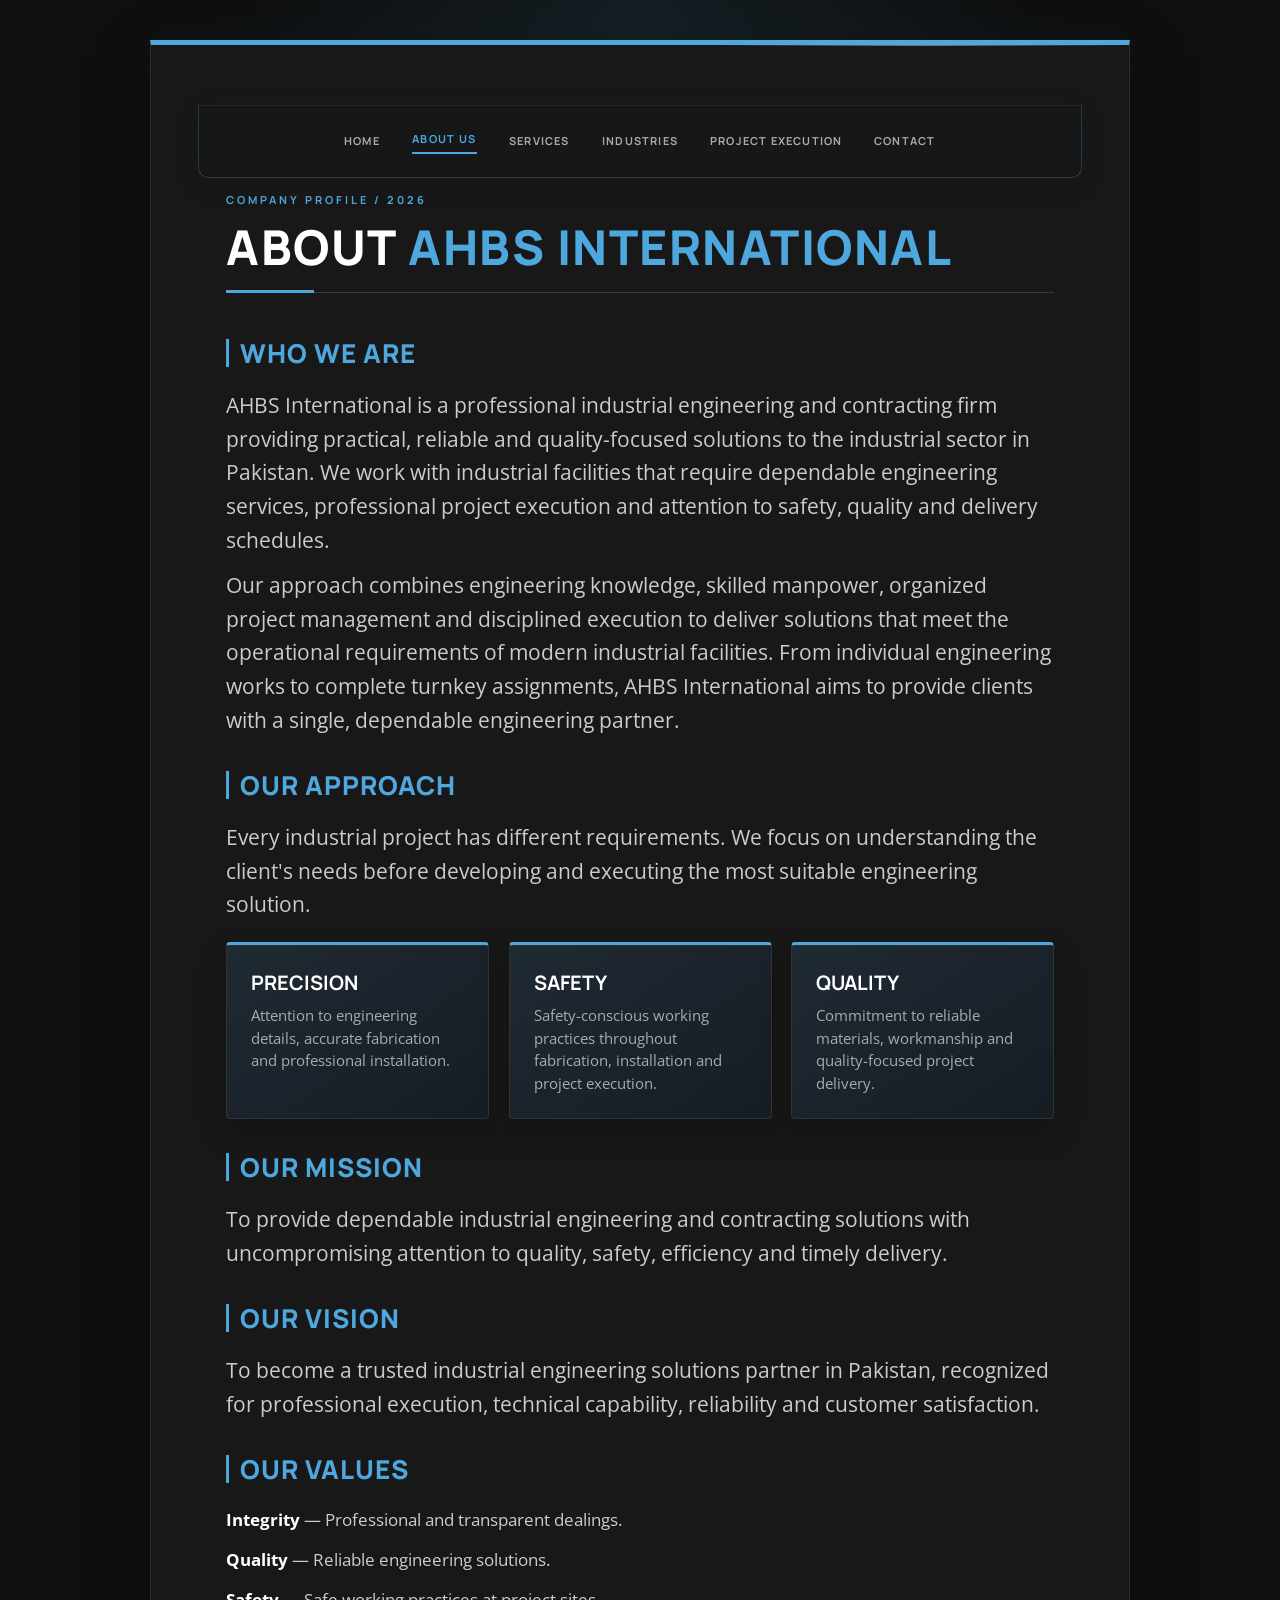
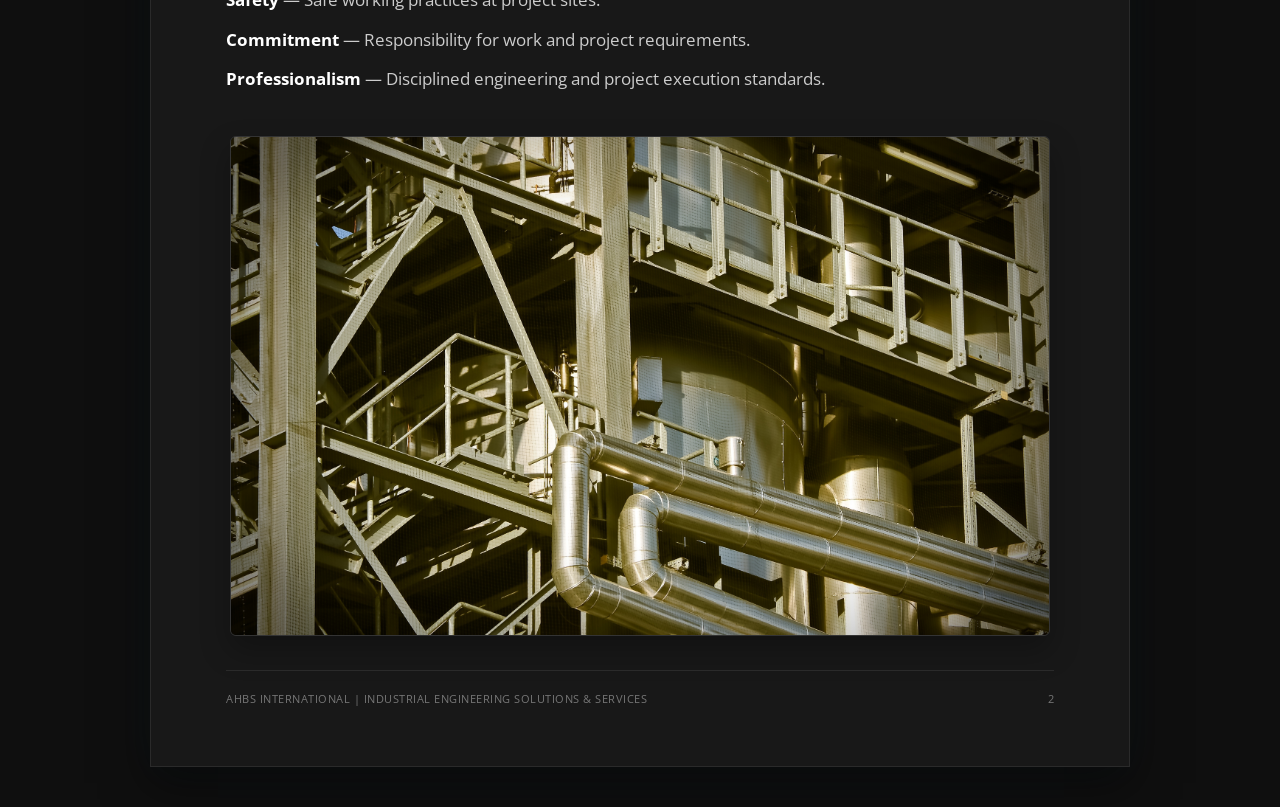
<file: page2.html>
<!DOCTYPE html>
<html lang="en">
<head>
    <meta charset="UTF-8">
    <meta name="viewport" content="width=device-width, initial-scale=1.0">
    <title>ABOUT AHBS INTERNATIONAL</title>
    <link rel="stylesheet" href="style.css">
    <!-- Google Fonts -->
    <link href="https://fonts.googleapis.com/css2?family=Manrope:wght@400;500;600;700;800&family=Montserrat:wght@400;600;700;800&family=Open+Sans:wght@400;600&display=swap" rel="stylesheet">
</head>
<body class="page-two">

    <div class="container">

        <nav class="page-navigation" aria-label="Main navigation">
            <a href="index.html">HOME</a>
            <a href="page2.html" aria-current="page">ABOUT US</a>
            <a href="page3.html">SERVICES</a>
            <a href="page5.html">INDUSTRIES</a>
            <a href="page6.html">PROJECT EXECUTION</a>
            <a href="page7.html">CONTACT</a>
        </nav>
        
        <!-- Main Page Title -->
        <header class="about-heading">
            <p class="title-kicker">COMPANY PROFILE / 2026</p>
            <h1 class="main-page-title">ABOUT <span>AHBS INTERNATIONAL</span></h1>
        </header>

        <!-- Who We Are -->
        <section class="content-block">
            <h2 class="sub-heading">WHO WE ARE</h2>
            <p class="text-paragraph">
                AHBS International is a professional industrial engineering and contracting firm providing practical, reliable and quality-focused solutions to the industrial sector in Pakistan. We work with industrial facilities that require dependable engineering services, professional project execution and attention to safety, quality and delivery schedules.
            </p>
            <p class="text-paragraph">
                Our approach combines engineering knowledge, skilled manpower, organized project management and disciplined execution to deliver solutions that meet the operational requirements of modern industrial facilities. From individual engineering works to complete turnkey assignments, AHBS International aims to provide clients with a single, dependable engineering partner.
            </p>
        </section>

        <!-- Our Approach -->
        <section class="content-block">
            <h2 class="sub-heading">OUR APPROACH</h2>
            <p class="text-paragraph">
                Every industrial project has different requirements. We focus on understanding the client's needs before developing and executing the most suitable engineering solution.
            </p>

            <!-- 3 Columns Box (Precision, Safety, Quality) -->
            <div class="features-grid">
                <div class="feature-card">
                    <h3>PRECISION</h3>
                    <p>Attention to engineering details, accurate fabrication and professional installation.</p>
                </div>
                <div class="feature-card">
                    <h3>SAFETY</h3>
                    <p>Safety-conscious working practices throughout fabrication, installation and project execution.</p>
                </div>
                <div class="feature-card">
                    <h3>QUALITY</h3>
                    <p>Commitment to reliable materials, workmanship and quality-focused project delivery.</p>
                </div>
            </div>
        </section>

        <!-- Our Mission -->
        <section class="content-block">
            <h2 class="sub-heading">OUR MISSION</h2>
            <p class="text-paragraph">
                To provide dependable industrial engineering and contracting solutions with uncompromising attention to quality, safety, efficiency and timely delivery.
            </p>
        </section>

        <!-- Our Vision -->
        <section class="content-block">
            <h2 class="sub-heading">OUR VISION</h2>
            <p class="text-paragraph">
                To become a trusted industrial engineering solutions partner in Pakistan, recognized for professional execution, technical capability, reliability and customer satisfaction.
            </p>
        </section>

        <!-- Our Values -->
        <section class="content-block">
            <h2 class="sub-heading">OUR VALUES</h2>
            <ul class="values-list">
                <li><strong>Integrity</strong> — Professional and transparent dealings.</li>
                <li><strong>Quality</strong> — Reliable engineering solutions.</li>
                <li><strong>Safety</strong> — Safe working practices at project sites.</li>
                <li><strong>Commitment</strong> — Responsibility for work and project requirements.</li>
                <li><strong>Professionalism</strong> — Disciplined engineering and project execution standards.</li>
            </ul>
        </section>

        <!-- Image Section -->
        <div class="image-container">
        <img src="factory.jpg" alt="Industrial Engineering Solutions" class="industrial-img" loading="lazy" decoding="async">
        </div>

        <!-- Footer -->
        <footer class="footer">
            <span>AHBS INTERNATIONAL | Industrial Engineering Solutions & Services</span>
            <span class="page-number">2</span>
        </footer>

    </div>

    <script>
        const pageNavigation = document.querySelector('.page-navigation');
        window.addEventListener('scroll', () => {
            pageNavigation.classList.toggle('is-scrolled', window.scrollY > 24);
        }, { passive: true });
    </script>
    <script src="app.js"></script>
</body>
</html>
</file>
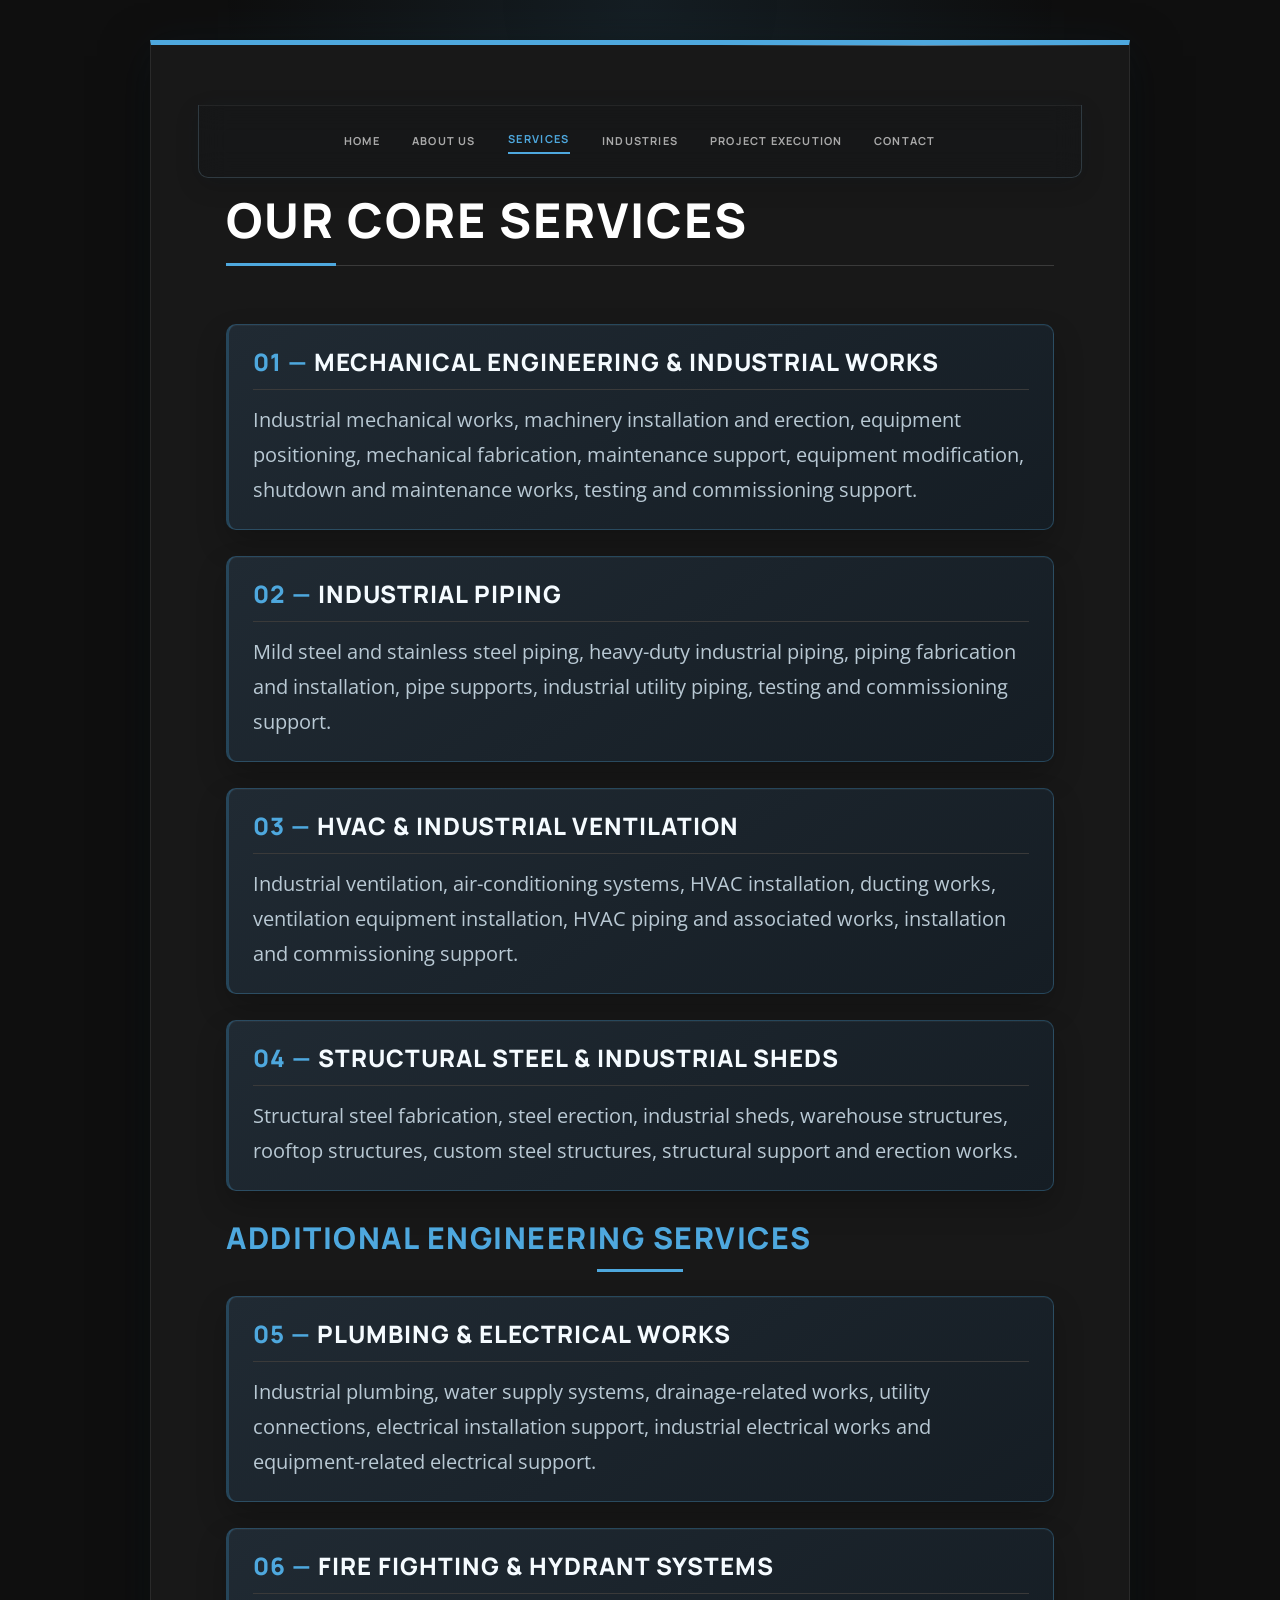
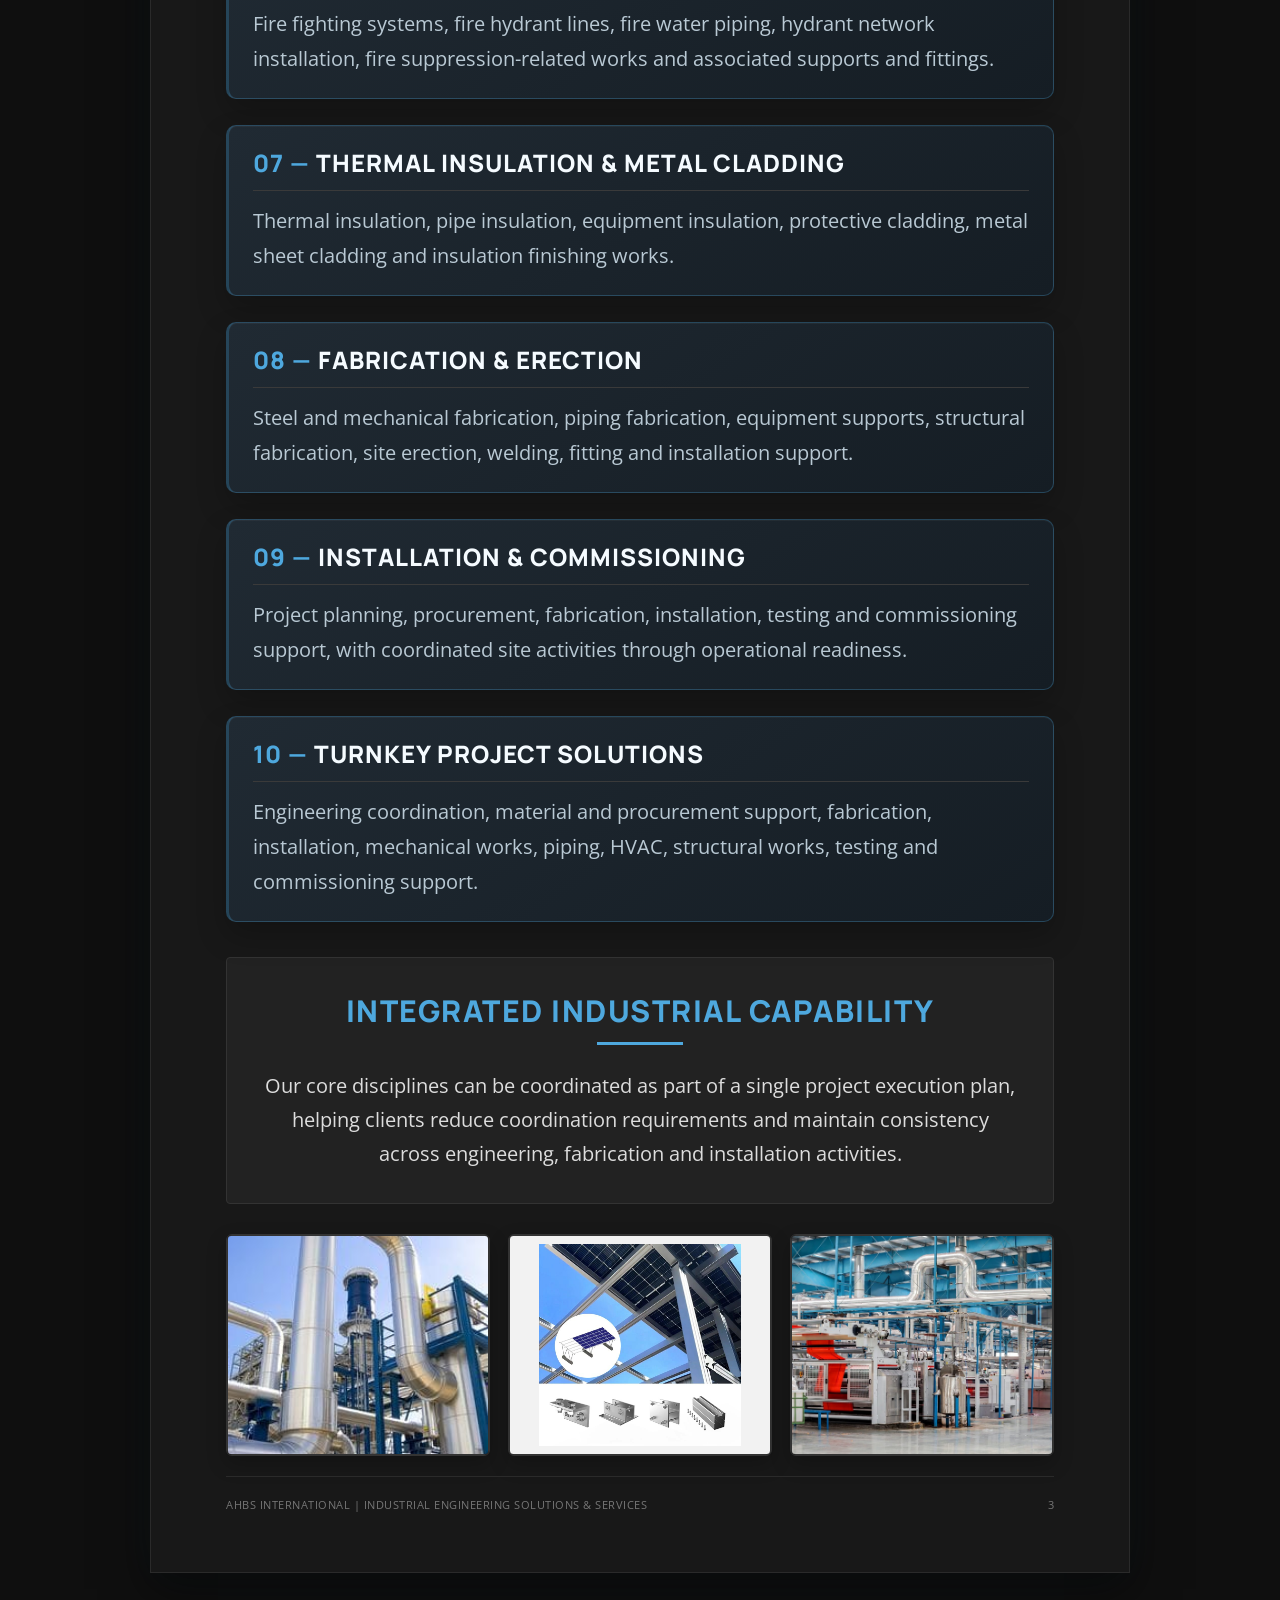
<file: page3.html>
<!DOCTYPE html>
<html lang="en">
<head>
    <meta charset="UTF-8">
    <meta name="viewport" content="width=device-width, initial-scale=1.0">
    <title>OUR CORE SERVICES | AHBS INTERNATIONAL</title>
    <link rel="stylesheet" href="style.css">
    <!-- Google Fonts -->
    <link href="https://fonts.googleapis.com/css2?family=Manrope:wght@400;500;600;700;800&family=Montserrat:wght@400;600;700;800&family=Open+Sans:wght@400;600&display=swap" rel="stylesheet">
</head>
<body class="page-three">

    <div class="container">
        <nav class="page-navigation" aria-label="Main navigation">
            <a href="index.html">HOME</a>
            <a href="page2.html">ABOUT US</a>
            <a href="page3.html" aria-current="page">SERVICES</a>
            <a href="page5.html">INDUSTRIES</a>
            <a href="page6.html">PROJECT EXECUTION</a>
            <a href="page7.html">CONTACT</a>
        </nav>
        
        <!-- Page Title -->
        <h1 class="main-page-title">OUR CORE SERVICES</h1>

        <!-- Services List -->
        <section class="services-list">
            
            <!-- Service 01 -->
            <div class="service-item">
                <h2 class="service-title"><span class="service-number">01 —</span> MECHANICAL ENGINEERING & INDUSTRIAL WORKS</h2>
                <p class="service-desc">
                    Industrial mechanical works, machinery installation and erection, equipment positioning, mechanical fabrication, maintenance support, equipment modification, shutdown and maintenance works, testing and commissioning support.
                </p>
            </div>

            <!-- Service 02 -->
            <div class="service-item">
                <h2 class="service-title"><span class="service-number">02 —</span> INDUSTRIAL PIPING</h2>
                <p class="service-desc">
                    Mild steel and stainless steel piping, heavy-duty industrial piping, piping fabrication and installation, pipe supports, industrial utility piping, testing and commissioning support.
                </p>
            </div>

            <!-- Service 03 -->
            <div class="service-item">
                <h2 class="service-title"><span class="service-number">03 —</span> HVAC & INDUSTRIAL VENTILATION</h2>
                <p class="service-desc">
                    Industrial ventilation, air-conditioning systems, HVAC installation, ducting works, ventilation equipment installation, HVAC piping and associated works, installation and commissioning support.
                </p>
            </div>

            <!-- Service 04 -->
            <div class="service-item">
                <h2 class="service-title"><span class="service-number">04 —</span> STRUCTURAL STEEL & INDUSTRIAL SHEDS</h2>
                <p class="service-desc">
                    Structural steel fabrication, steel erection, industrial sheds, warehouse structures, rooftop structures, custom steel structures, structural support and erection works.
                </p>
            </div>

            <h2 class="capability-title additional-services-heading">ADDITIONAL ENGINEERING SERVICES</h2>

            <!-- Service 05 -->
            <div class="service-item">
                <h2 class="service-title"><span class="service-number">05 —</span> PLUMBING & ELECTRICAL WORKS</h2>
                <p class="service-desc">
                    Industrial plumbing, water supply systems, drainage-related works, utility connections, electrical installation support, industrial electrical works and equipment-related electrical support.
                </p>
            </div>

            <!-- Service 06 -->
            <div class="service-item">
                <h2 class="service-title"><span class="service-number">06 —</span> FIRE FIGHTING & HYDRANT SYSTEMS</h2>
                <p class="service-desc">
                    Fire fighting systems, fire hydrant lines, fire water piping, hydrant network installation, fire suppression-related works and associated supports and fittings.
                </p>
            </div>

            <!-- Service 07 -->
            <div class="service-item">
                <h2 class="service-title"><span class="service-number">07 —</span> THERMAL INSULATION & METAL CLADDING</h2>
                <p class="service-desc">
                    Thermal insulation, pipe insulation, equipment insulation, protective cladding, metal sheet cladding and insulation finishing works.
                </p>
            </div>

            <!-- Service 08 -->
            <div class="service-item">
                <h2 class="service-title"><span class="service-number">08 —</span> FABRICATION & ERECTION</h2>
                <p class="service-desc">
                    Steel and mechanical fabrication, piping fabrication, equipment supports, structural fabrication, site erection, welding, fitting and installation support.
                </p>
            </div>

            <!-- Service 09 -->
            <div class="service-item">
                <h2 class="service-title"><span class="service-number">09 —</span> INSTALLATION & COMMISSIONING</h2>
                <p class="service-desc">
                    Project planning, procurement, fabrication, installation, testing and commissioning support, with coordinated site activities through operational readiness.
                </p>
            </div>

            <!-- Service 10 -->
            <div class="service-item">
                <h2 class="service-title"><span class="service-number">10 —</span> TURNKEY PROJECT SOLUTIONS</h2>
                <p class="service-desc">
                    Engineering coordination, material and procurement support, fabrication, installation, mechanical works, piping, HVAC, structural works, testing and commissioning support.
                </p>
            </div>

        </section>

        <!-- Integrated Industrial Capability Section -->
        <section class="capability-section">
            <h2 class="capability-title">INTEGRATED INDUSTRIAL CAPABILITY</h2>
            <p class="capability-desc">
                Our core disciplines can be coordinated as part of a single project execution plan, helping clients reduce coordination requirements and maintain consistency across engineering, fabrication and installation activities.
            </p>
        </section>

        <!-- Services Image Gallery -->
        <div class="services-image-gallery">
            <div class="image-container">
                <img src="image 3.jpeg" alt="Industrial Engineering Services" class="industrial-img" loading="lazy" decoding="async">
            </div>

            <div class="image-container">
                <img src="image 4.jpeg" alt="Structural and installation engineering services" class="industrial-img industrial-img-contain" loading="lazy" decoding="async">
            </div>

            <div class="image-container">
                <img src="page3.4.jpg" alt="Industrial fabrication and engineering services" class="industrial-img" loading="lazy" decoding="async">
            </div>
        </div>

        <!-- Footer -->
        <footer class="footer">
            <span>AHBS INTERNATIONAL | Industrial Engineering Solutions & Services</span>
            <span class="page-number">3</span>
        </footer>

    </div>

    <script>
        const pageNavigation = document.querySelector('.page-navigation');
        window.addEventListener('scroll', () => {
            pageNavigation.classList.toggle('is-scrolled', window.scrollY > 24);
        }, { passive: true });
    </script>
    <script src="app.js"></script>
</body>
</html>
</file>
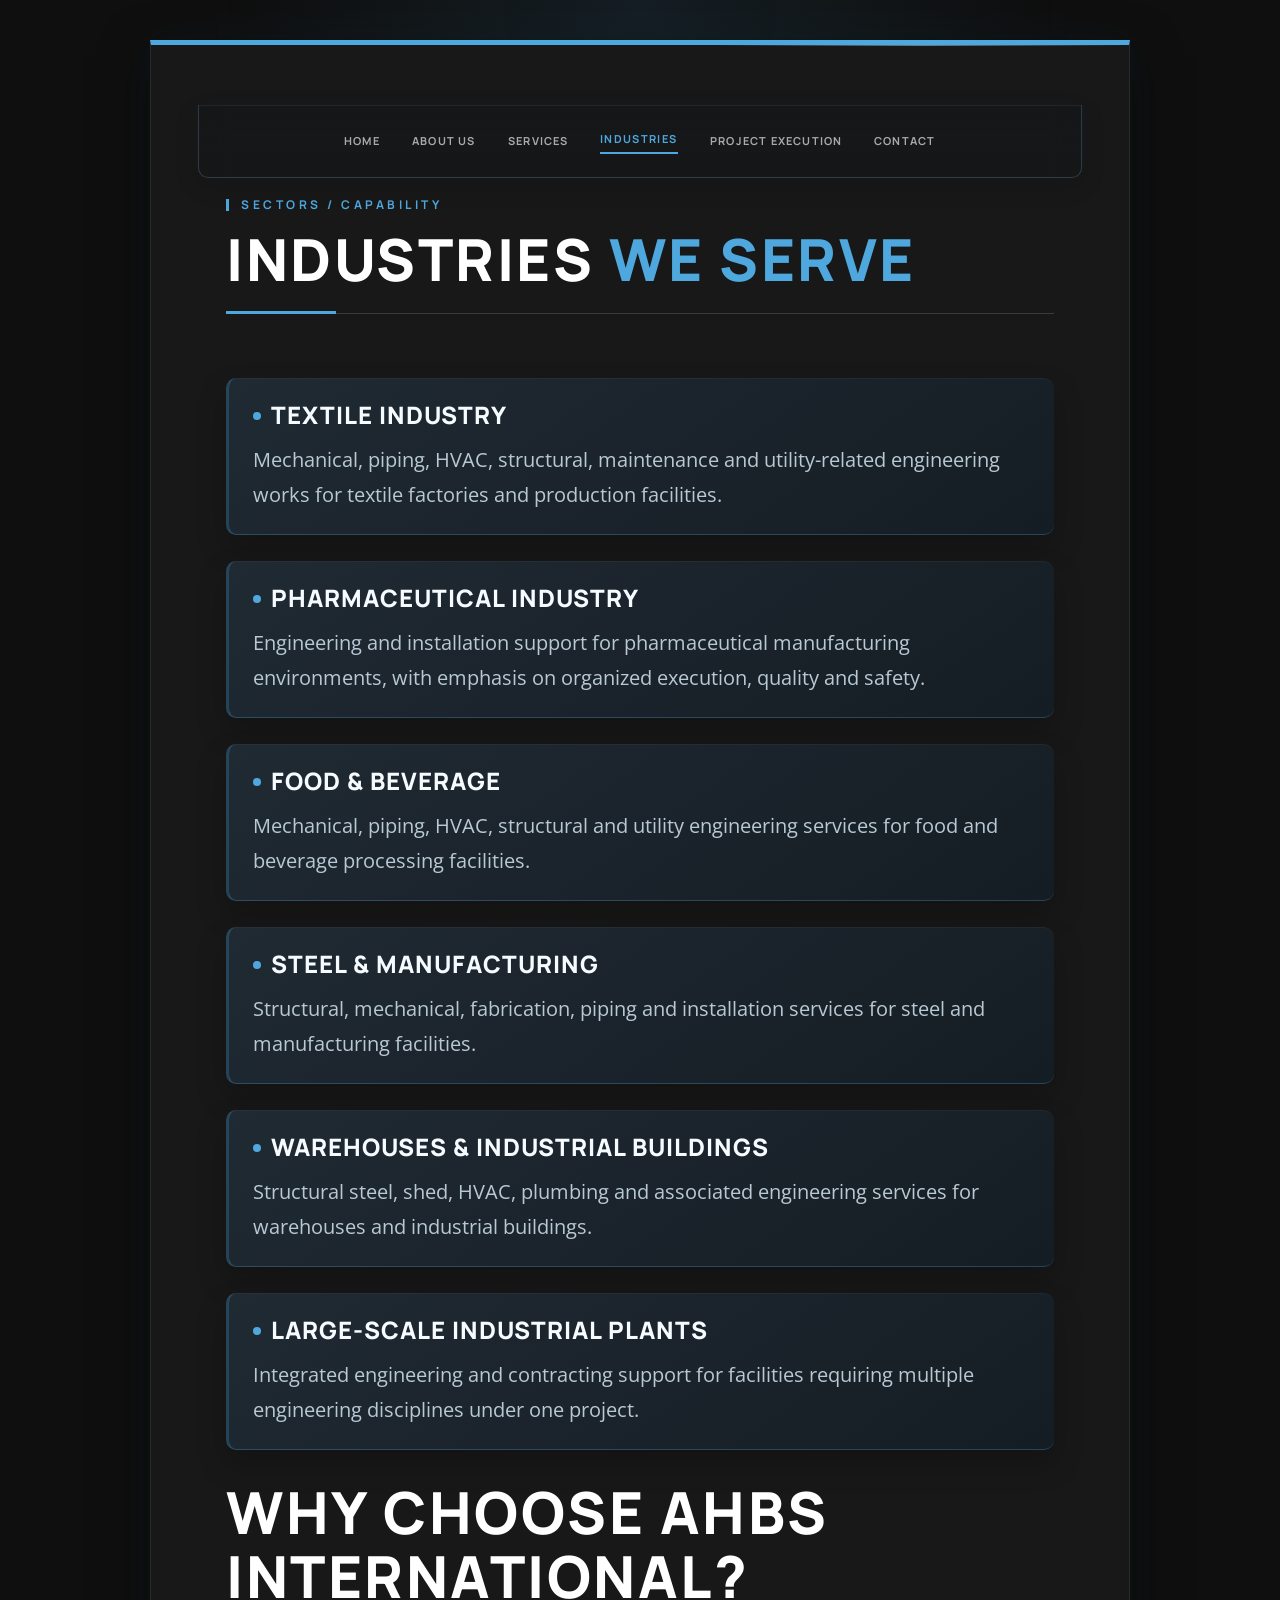
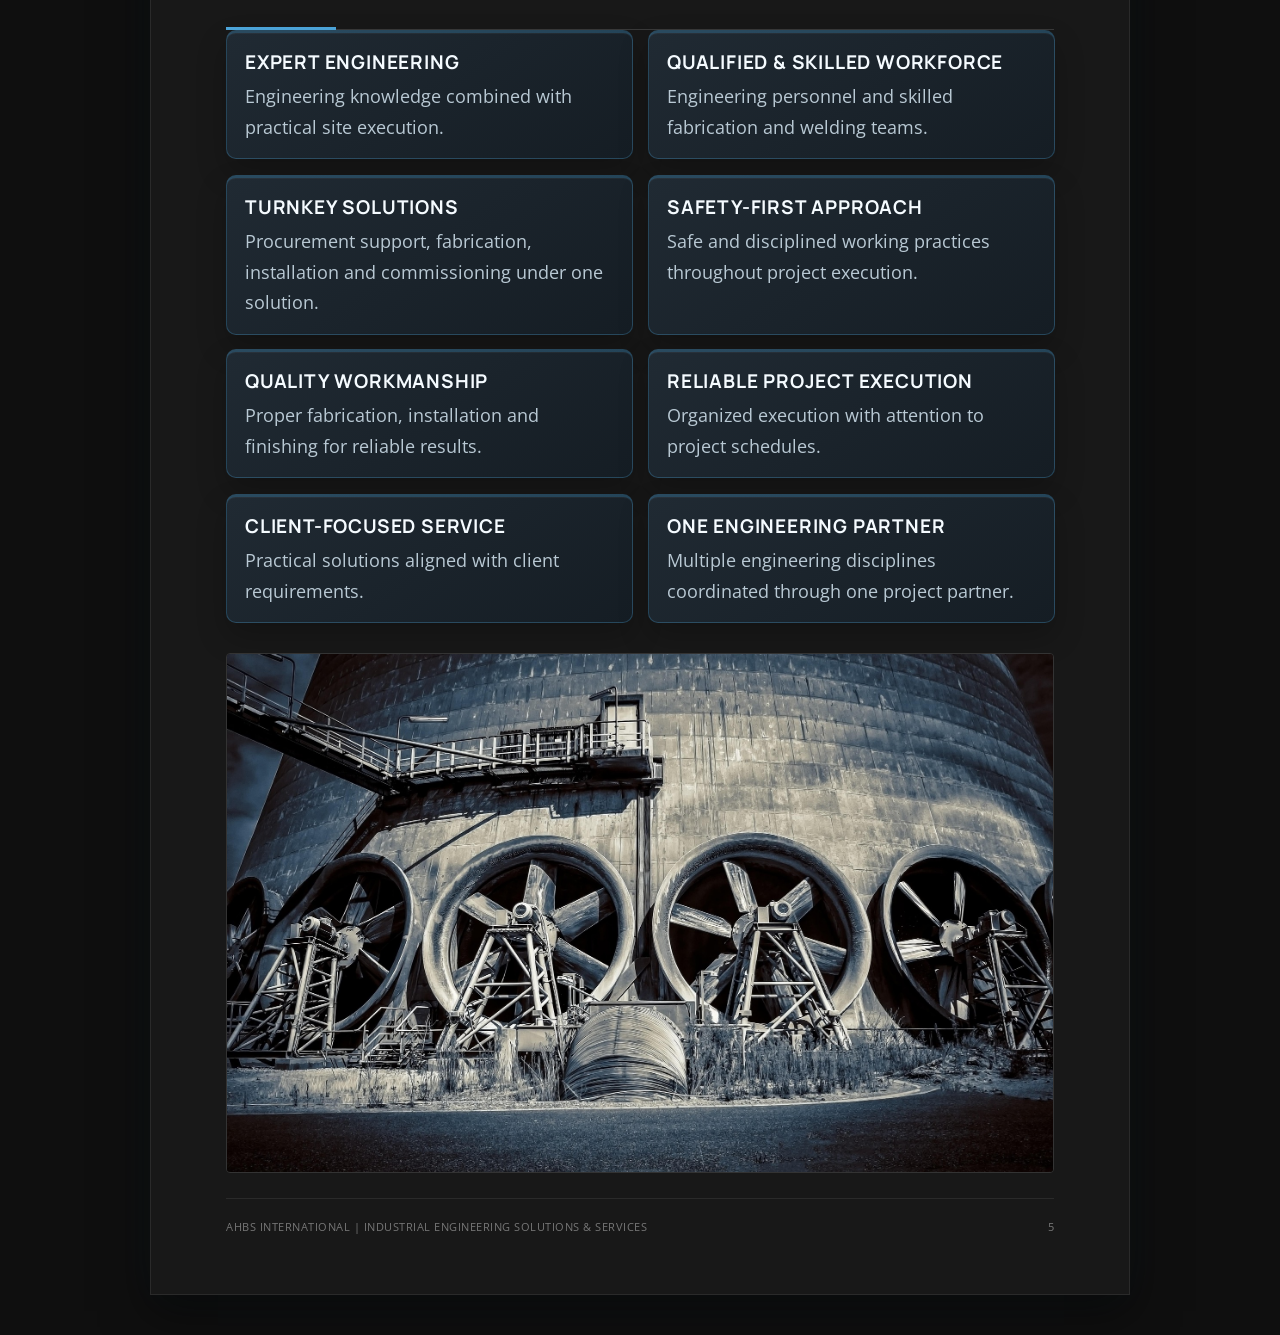
<file: page5.html>
<!DOCTYPE html>
<html lang="en">
<head>
    <meta charset="UTF-8">
    <meta name="viewport" content="width=device-width, initial-scale=1.0">
    <title>INDUSTRIES WE SERVE | AHBS INTERNATIONAL</title>
    <link rel="stylesheet" href="style.css">
    <!-- Google Fonts -->
    <link href="https://fonts.googleapis.com/css2?family=Manrope:wght@400;500;600;700;800&family=Montserrat:wght@400;600;700;800&family=Open+Sans:wght@400;600&display=swap" rel="stylesheet">
</head>
<body class="page-five">

    <div class="container">
        <nav class="page-navigation" aria-label="Main navigation">
            <a href="index.html">HOME</a>
            <a href="page2.html">ABOUT US</a>
            <a href="page3.html">SERVICES</a>
            <a href="page5.html" aria-current="page">INDUSTRIES</a>
            <a href="page6.html">PROJECT EXECUTION</a>
            <a href="page7.html">CONTACT</a>
        </nav>
        
        <!-- Page Section 1: Industries We Serve -->
        <header class="industries-heading">
            <p class="title-kicker">SECTORS / CAPABILITY</p>
            <h1 class="main-page-title">INDUSTRIES <span>WE SERVE</span></h1>
        </header>

        <section class="industries-list">
            
            <div class="industry-item">
                <h2 class="industry-title">TEXTILE INDUSTRY</h2>
                <p class="industry-desc">
                    Mechanical, piping, HVAC, structural, maintenance and utility-related engineering works for textile factories and production facilities.
                </p>
            </div>

            <div class="industry-item">
                <h2 class="industry-title">PHARMACEUTICAL INDUSTRY</h2>
                <p class="industry-desc">
                    Engineering and installation support for pharmaceutical manufacturing environments, with emphasis on organized execution, quality and safety.
                </p>
            </div>

            <div class="industry-item">
                <h2 class="industry-title">FOOD & BEVERAGE</h2>
                <p class="industry-desc">
                    Mechanical, piping, HVAC, structural and utility engineering services for food and beverage processing facilities.
                </p>
            </div>

            <div class="industry-item">
                <h2 class="industry-title">STEEL & MANUFACTURING</h2>
                <p class="industry-desc">
                    Structural, mechanical, fabrication, piping and installation services for steel and manufacturing facilities.
                </p>
            </div>

            <div class="industry-item">
                <h2 class="industry-title">WAREHOUSES & INDUSTRIAL BUILDINGS</h2>
                <p class="industry-desc">
                    Structural steel, shed, HVAC, plumbing and associated engineering services for warehouses and industrial buildings.
                </p>
            </div>

            <div class="industry-item">
                <h2 class="industry-title">LARGE-SCALE INDUSTRIAL PLANTS</h2>
                <p class="industry-desc">
                    Integrated engineering and contracting support for facilities requiring multiple engineering disciplines under one project.
                </p>
            </div>

        </section>

        <!-- Page Section 2: Why Choose Us Grid -->
        <section class="why-choose-section">
            <h2 class="main-page-title sub-section-title">WHY CHOOSE AHBS INTERNATIONAL?</h2>

            <div class="why-choose-grid">
                
                <div class="why-card">
                    <h3>EXPERT ENGINEERING</h3>
                    <p>Engineering knowledge combined with practical site execution.</p>
                </div>

                <div class="why-card">
                    <h3>QUALIFIED & SKILLED WORKFORCE</h3>
                    <p>Engineering personnel and skilled fabrication and welding teams.</p>
                </div>

                <div class="why-card">
                    <h3>TURNKEY SOLUTIONS</h3>
                    <p>Procurement support, fabrication, installation and commissioning under one solution.</p>
                </div>

                <div class="why-card">
                    <h3>SAFETY-FIRST APPROACH</h3>
                    <p>Safe and disciplined working practices throughout project execution.</p>
                </div>

                <div class="why-card">
                    <h3>QUALITY WORKMANSHIP</h3>
                    <p>Proper fabrication, installation and finishing for reliable results.</p>
                </div>

                <div class="why-card">
                    <h3>RELIABLE PROJECT EXECUTION</h3>
                    <p>Organized execution with attention to project schedules.</p>
                </div>

                <div class="why-card">
                    <h3>CLIENT-FOCUSED SERVICE</h3>
                    <p>Practical solutions aligned with client requirements.</p>
                </div>

                <div class="why-card">
                    <h3>ONE ENGINEERING PARTNER</h3>
                    <p>Multiple engineering disciplines coordinated through one project partner.</p>
                </div>

            </div>
        </section>

        <!-- Image Section -->
        <div class="image-container">
            <img src="tama66-fan-3645379_1920.jpg" alt="Industries We Serve" class="industrial-img" loading="lazy" decoding="async">
        </div>

        <!-- Footer -->
        <footer class="footer">
            <span>AHBS INTERNATIONAL | Industrial Engineering Solutions & Services</span>
            <span class="page-number">5</span>
        </footer>

    </div>

    <script>
        const pageNavigation = document.querySelector('.page-navigation');
        window.addEventListener('scroll', () => {
            pageNavigation.classList.toggle('is-scrolled', window.scrollY > 24);
        }, { passive: true });
    </script>
    <script src="app.js"></script>
</body>
</html>
</file>
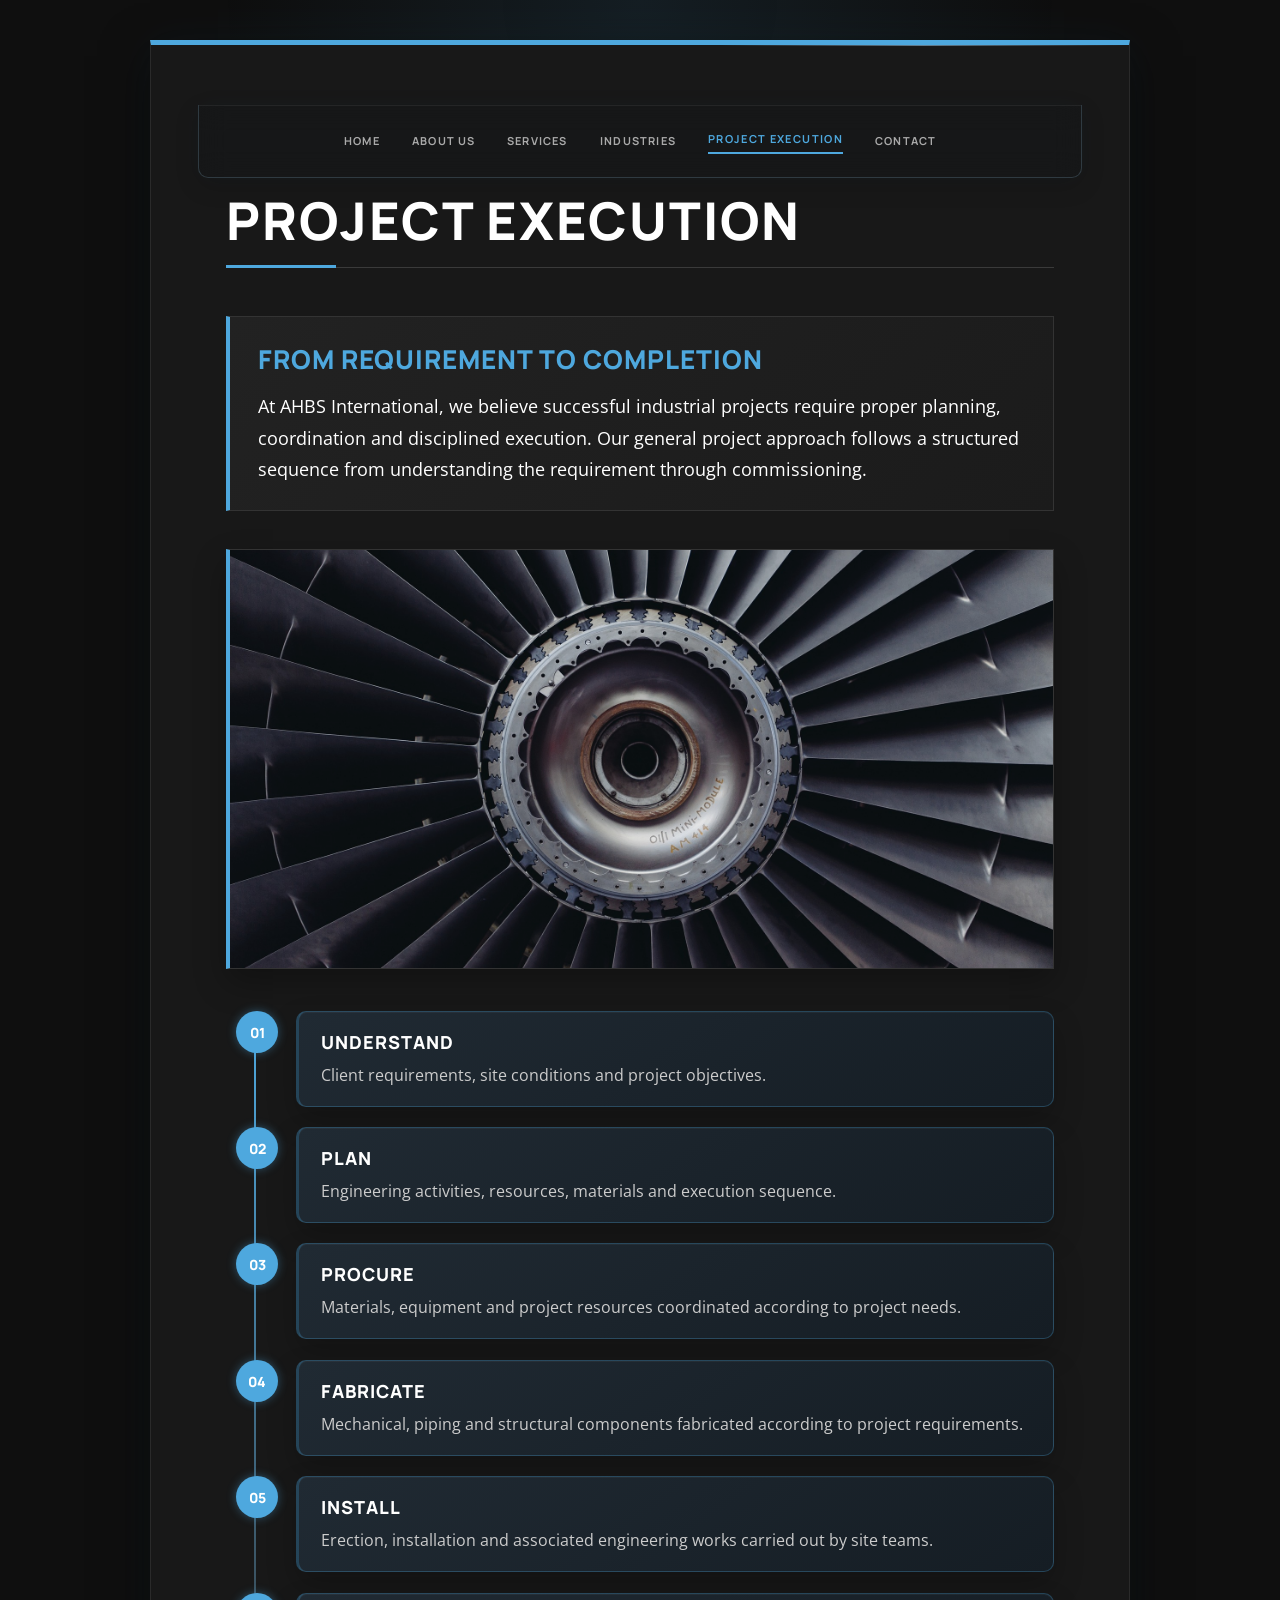
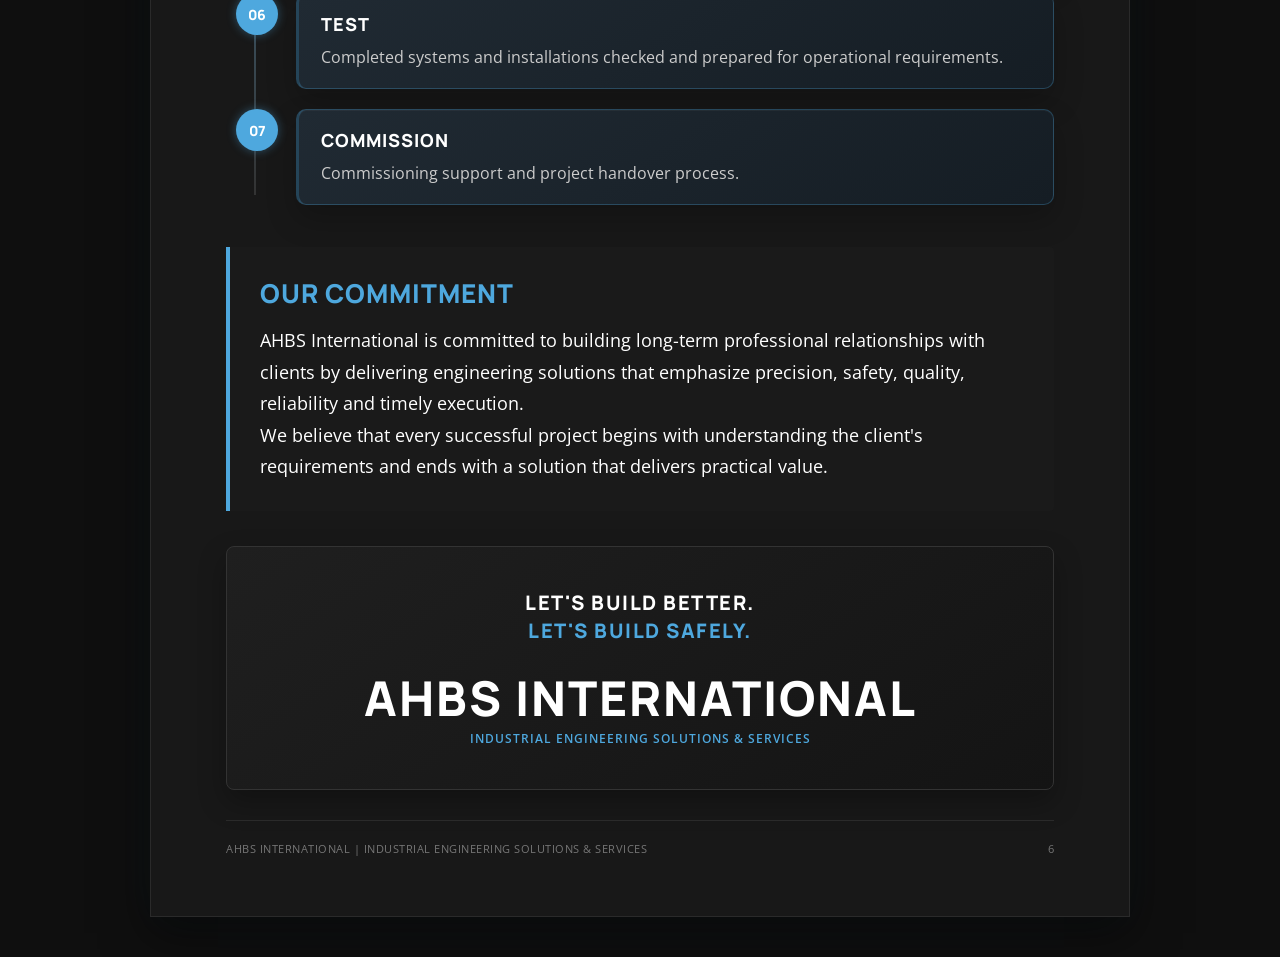
<file: page6.html>
<!DOCTYPE html>
<html lang="en">
<head>
    <meta charset="UTF-8">
    <meta name="viewport" content="width=device-width, initial-scale=1.0">
    <title>PROJECT EXECUTION | AHBS INTERNATIONAL</title>
    <link rel="stylesheet" href="style.css">
    <!-- Google Fonts -->
    <link href="https://fonts.googleapis.com/css2?family=Manrope:wght@400;500;600;700;800&family=Montserrat:wght@400;600;700;800&family=Open+Sans:wght@400;600&display=swap" rel="stylesheet">
</head>
<body class="page-six">

    <div class="container animate-fade-in">
        <nav class="page-navigation" aria-label="Main navigation">
            <a href="index.html">HOME</a>
            <a href="page2.html">ABOUT US</a>
            <a href="page3.html">SERVICES</a>
            <a href="page5.html">INDUSTRIES</a>
            <a href="page6.html" aria-current="page">PROJECT EXECUTION</a>
            <a href="page7.html">CONTACT</a>
        </nav>
        
        <!-- Main Section Title -->
        <h1 class="main-page-title">PROJECT EXECUTION</h1>

        <!-- Sub Title & Intro -->
        <section class="intro-block">
            <h2 class="sub-heading">FROM REQUIREMENT TO COMPLETION</h2>
            <p class="text-paragraph">
                At AHBS International, we believe successful industrial projects require proper planning, coordination and disciplined execution. Our general project approach follows a structured sequence from understanding the requirement through commissioning.
            </p>
        </section>

        <div class="execution-image-container">
            <img src="littlevisuals-jet-engine-371412_1920.jpg" alt="Industrial project execution and plant installation" class="execution-image" loading="lazy" decoding="async">
        </div>

        <!-- Animated Steps Timeline (01 to 07) -->
        <section class="execution-timeline">
            
            <div class="timeline-item">
                <div class="step-badge">01</div>
                <div class="step-content">
                    <h3>UNDERSTAND</h3>
                    <p>Client requirements, site conditions and project objectives.</p>
                </div>
            </div>

            <div class="timeline-item">
                <div class="step-badge">02</div>
                <div class="step-content">
                    <h3>PLAN</h3>
                    <p>Engineering activities, resources, materials and execution sequence.</p>
                </div>
            </div>

            <div class="timeline-item">
                <div class="step-badge">03</div>
                <div class="step-content">
                    <h3>PROCURE</h3>
                    <p>Materials, equipment and project resources coordinated according to project needs.</p>
                </div>
            </div>

            <div class="timeline-item">
                <div class="step-badge">04</div>
                <div class="step-content">
                    <h3>FABRICATE</h3>
                    <p>Mechanical, piping and structural components fabricated according to project requirements.</p>
                </div>
            </div>

            <div class="timeline-item">
                <div class="step-badge">05</div>
                <div class="step-content">
                    <h3>INSTALL</h3>
                    <p>Erection, installation and associated engineering works carried out by site teams.</p>
                </div>
            </div>

            <div class="timeline-item">
                <div class="step-badge">06</div>
                <div class="step-content">
                    <h3>TEST</h3>
                    <p>Completed systems and installations checked and prepared for operational requirements.</p>
                </div>
            </div>

            <div class="timeline-item">
                <div class="step-badge">07</div>
                <div class="step-content">
                    <h3>COMMISSION</h3>
                    <p>Commissioning support and project handover process.</p>
                </div>
            </div>

        </section>

        <!-- Our Commitment Section -->
        <section class="commitment-section">
            <h2 class="sub-heading">OUR COMMITMENT</h2>
            <p class="text-paragraph">
                AHBS International is committed to building long-term professional relationships with clients by delivering engineering solutions that emphasize precision, safety, quality, reliability and timely execution.
            </p>
            <p class="text-paragraph">
                We believe that every successful project begins with understanding the client's requirements and ends with a solution that delivers practical value.
            </p>
        </section>

        <!-- Call To Action & Closing Branding -->
        <div class="brand-closing-box">
            <div class="slogan-text">
                LET'S BUILD BETTER.<br>
                <span>LET'S BUILD SAFELY.</span>
            </div>
            <h2 class="brand-title">AHBS INTERNATIONAL</h2>
            <p class="brand-tagline">INDUSTRIAL ENGINEERING SOLUTIONS & SERVICES</p>
        </div>

        <!-- Footer -->
        <footer class="footer">
            <span>AHBS INTERNATIONAL | Industrial Engineering Solutions & Services</span>
            <span class="page-number">6</span>
        </footer>

    </div>

    <script>
        const pageNavigation = document.querySelector('.page-navigation');
        window.addEventListener('scroll', () => {
            pageNavigation.classList.toggle('is-scrolled', window.scrollY > 24);
        }, { passive: true });
    </script>
    <script src="app.js"></script>
</body>
</html>
</file>
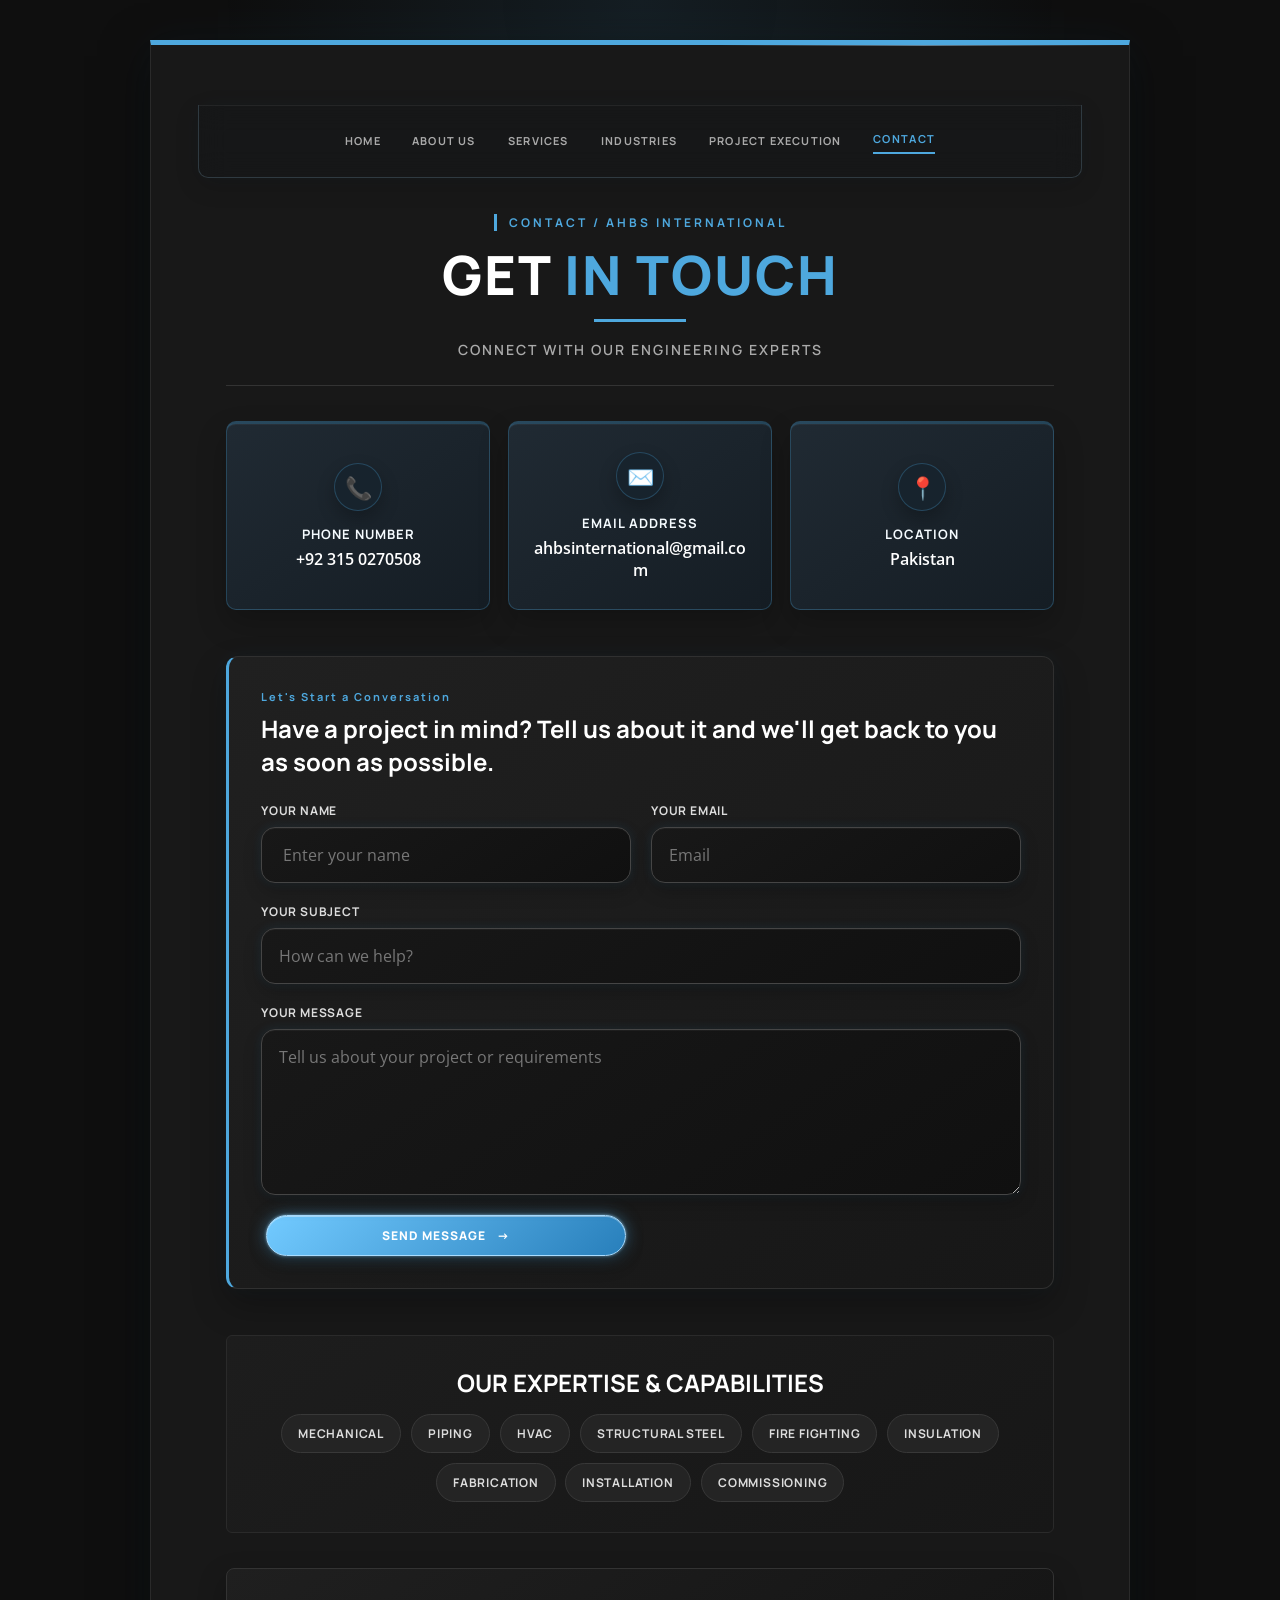
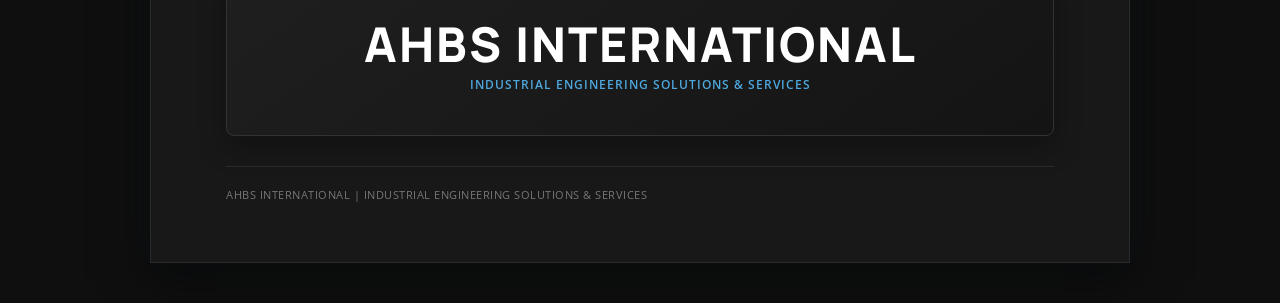
<file: page7.html>
<!DOCTYPE html>
<html lang="en">
<head>
    <meta charset="UTF-8">
    <meta name="viewport" content="width=device-width, initial-scale=1.0">
    <title>CONTACT US | AHBS INTERNATIONAL</title>
    <link rel="stylesheet" href="style.css">
    <!-- Google Fonts -->
    <link href="https://fonts.googleapis.com/css2?family=Manrope:wght@400;500;600;700;800&family=Montserrat:wght@400;600;700;800&family=Open+Sans:wght@400;600&display=swap" rel="stylesheet">
</head>
<body class="page-seven">

    <div class="container animate-fade-in">
        <nav class="page-navigation" aria-label="Main navigation">
            <a href="index.html">HOME</a>
            <a href="page2.html">ABOUT US</a>
            <a href="page3.html">SERVICES</a>
            <a href="page5.html">INDUSTRIES</a>
            <a href="page6.html">PROJECT EXECUTION</a>
            <a href="page7.html" aria-current="page">CONTACT</a>
        </nav>
        
        <!-- Header / Title -->
        <header class="header">
            <p class="title-kicker">CONTACT / AHBS INTERNATIONAL</p>
            <h1 class="main-page-title">GET <span>IN TOUCH</span></h1>
            <p class="tagline">CONNECT WITH OUR ENGINEERING EXPERTS</p>
        </header>

        <!-- Main Contact Information Cards -->
        <section class="contact-cards-container">
            
            <a href="https://wa.me/923150270508" class="contact-card" target="_blank" rel="noopener noreferrer" aria-label="Contact AHBS International on WhatsApp">
                <div class="card-icon">📞</div>
                <div class="card-info">
                    <h3>PHONE NUMBER</h3>
                    <p>+92 315 0270508</p>
                </div>
            </a>

            <a href="mailto:ahbsinternational@gmail.com" class="contact-card" target="_blank" rel="noopener noreferrer" aria-label="Email AHBS International">
                <div class="card-icon">✉️</div>
                <div class="card-info">
                    <h3>EMAIL ADDRESS</h3>
                    <p>ahbsinternational@gmail.com</p>
                </div>
            </a>

            <div class="contact-card">
                <div class="card-icon">📍</div>
                <div class="card-info">
                    <h3>LOCATION</h3>
                    <p>Pakistan</p>
                </div>
            </div>

        </section>

        <!-- Contact Message Form -->
        <section class="contact-form-section" aria-labelledby="contact-form-heading">
            <div class="contact-form-heading">
                <p class="form-kicker">Let's Start a Conversation</p>
                <h2 id="contact-form-heading" class="sub-heading">Have a project in mind? Tell us about it and we'll get back to you as soon as possible.</h2>
            </div>

            <form class="contact-form" action="https://api.web3forms.com/submit" method="POST">
  <input type="hidden" name="access_key" value="41c2a06f-42a9-431a-a9a1-384c1116d898">
                <input type="hidden" name="_subject" value="New contact form message - AHBS International">
                <input type="hidden" name="_captcha" value="true">
                <input type="hidden" name="_template" value="table">
                <div class="form-field">
                    <label for="name">Your name</label>
                    <input type="text" id="name" name="name" autocomplete="name" placeholder=" Enter your name" required>
                </div>

                <div class="form-field">
                    <label for="email">Your email</label>
                    <input type="email" id="email" name="email" autocomplete="email" placeholder="Email" required>
                </div>

                <div class="form-field form-field-full">
                    <label for="subject">Your subject</label>
                    <input type="text" id="subject" name="subject" placeholder="How can we help?" required>
                </div>

                <div class="form-field form-field-full">
                    <label for="message">Your message</label>
                    <textarea id="message" name="message" rows="6" placeholder="Tell us about your project or requirements" required></textarea>
                </div>

                <button class="send-message-button" type="submit">
                    <span class="button-label">SEND MESSAGE</span>
                    <span class="button-arrow" aria-hidden="true">&#8594;</span>
                    <span class="button-spinner" aria-hidden="true"></span>
                </button>
            </form>
        </section>

        <!-- Core Disciplines / Tags Section -->
        <section class="disciplines-section">
            <h2 class="sub-heading text-center">OUR EXPERTISE & CAPABILITIES</h2>
            
            <div class="tags-wrapper">
                <span class="tag-item">MECHANICAL</span>
                <span class="tag-item">PIPING</span>
                <span class="tag-item">HVAC</span>
                <span class="tag-item">STRUCTURAL STEEL</span>
                <span class="tag-item">FIRE FIGHTING</span>
                <span class="tag-item">INSULATION</span>
                <span class="tag-item">FABRICATION</span>
                <span class="tag-item">INSTALLATION</span>
                <span class="tag-item">COMMISSIONING</span>
            </div>
        </section>

        <!-- Final Branding Footer Box -->
        <div class="brand-closing-box">
            <h2 class="brand-title">AHBS INTERNATIONAL</h2>
            <p class="brand-tagline">INDUSTRIAL ENGINEERING SOLUTIONS & SERVICES</p>
        </div>

        <!-- Footer -->
        <footer class="footer">
            <span>AHBS INTERNATIONAL | Industrial Engineering Solutions & Services</span>

    </div>

    <script>
        const contactForm = document.querySelector('.contact-form');
        const sendMessageButton = document.querySelector('.send-message-button');

        contactForm.addEventListener('submit', (event) => {
            sendMessageButton.disabled = true;
            sendMessageButton.classList.add('is-loading');
            sendMessageButton.setAttribute('aria-busy', 'true');
            sendMessageButton.querySelector('.button-label').textContent = 'SENDING...';
        });
    </script>

    <script>
        const pageNavigation = document.querySelector('.page-navigation');
        window.addEventListener('scroll', () => {
            pageNavigation.classList.toggle('is-scrolled', window.scrollY > 24);
        }, { passive: true });
    </script>
    <script src="app.js"></script>
</body>
</html>
</file>
<file: style.css>
﻿/* Reset Basic Styles */
* {
    margin: 0;
    padding: 0;
    box-sizing: border-box;
}

:root {
    --home-accent: #4ea8de;
    --home-accent-bright: #a8dcff;
    --luxury-surface: #202a33;
    --luxury-surface-deep: #151d24;
    --luxury-border: rgba(78, 168, 222, 0.28);
}

h1,
h2,
h3,
h4,
h5,
h6 {
    font-family: 'Manrope', sans-serif;
}

body {
    font-family: 'Open Sans', sans-serif;
    background-color: #0f0f0f; /* Premium Dark Background */
    color: #ffffff;
    display: flex;
    justify-content: center;
    padding: 40px 20px;
}

@keyframes pageReveal {
    from {
        opacity: 0;
        transform: translateY(18px);
    }
    to {
        opacity: 1;
        transform: translateY(0);
    }
}

@keyframes imageReveal {
    from {
        opacity: 0;
        transform: scale(0.97);
    }
    to {
        opacity: 1;
        transform: scale(1);
    }
}

@keyframes contentReveal {
    from {
        opacity: 0;
        transform: translateY(12px);
    }
    to {
        opacity: 1;
        transform: translateY(0);
    }
}

@keyframes logoFloat {
    0%,
    100% {
        transform: translateY(0);
    }
    50% {
        transform: translateY(-8px);
    }
}

@keyframes accentShimmer {
    0%,
    100% {
        background-position: 0% 50%;
    }
    50% {
        background-position: 100% 50%;
    }
}

@keyframes underlineGrow {
    from {
        opacity: 0;
        transform: scaleX(0);
    }
    to {
        opacity: 1;
        transform: scaleX(1);
    }
}

@keyframes neonHeadingPulse {
    0%,
    100% {
        text-shadow: 0 0 8px rgba(78, 168, 222, 0.28), 0 0 22px rgba(78, 168, 222, 0.12);
    }
    50% {
        text-shadow: 0 0 12px rgba(78, 168, 222, 0.52), 0 0 30px rgba(78, 168, 222, 0.24);
    }
}

@keyframes highlightSweep {
    from {
        transform: translateX(-120%);
    }
    to {
        transform: translateX(120%);
    }
}

/* Page Container */
.container {
    max-width: 980px;
    width: 100%;
    background-color: #181818; /* Dark Contrast Box */
    border: 1px solid #2a2a2a;
    border-top: 5px solid #4ea8de; /* Industrial Orange Accent */
    padding: 60px 75px;
    box-shadow: 0 10px 30px rgba(0, 0, 0, 0.5);
    animation: pageReveal 1200ms ease-out both;
    backface-visibility: hidden;
}

.page-ready .container {
    animation: pageReveal 900ms cubic-bezier(0.2, 0.7, 0.2, 1) both;
}

.page-leaving .container {
    animation: pageExit 260ms ease-in both;
    pointer-events: none;
}

@keyframes pageExit {
    to {
        opacity: 0;
        transform: translateY(-12px) scale(0.99);
    }
}

/* Header & Logo */
.header {
    text-align: center;
    margin-bottom: 35px;
    animation: contentReveal 1100ms ease-out 250ms both;
}

.logo-container {
    margin-bottom: 15px;
}

.logo-img {
    max-width: 280px;
    width: auto;
    height: 280px;
    object-fit: contain;
}

.home-page .logo-img {
    animation: logoFloat 5s ease-in-out 1.2s infinite;
}

.home-page .brand-title {
    font-family: 'Manrope', sans-serif;
    font-size: clamp(32px, 5vw, 52px);
    font-weight: 800;
    letter-spacing: 3px;
    line-height: 1.1;
    margin: 12px 0 14px;
    text-shadow: 0 0 8px rgba(78, 168, 222, 0.28), 0 0 22px rgba(78, 168, 222, 0.12);
    animation: neonHeadingPulse 3.2s ease-in-out 1.1s infinite;
}

.home-page .text-white {
    color: #ffffff;
}

.home-page .text-orange {
    color: var(--home-accent);
    text-shadow: 0 0 7px rgba(78, 168, 222, 0.7), 0 0 18px rgba(78, 168, 222, 0.42);
}

.home-page .orange-underline {
    width: 86px;
    height: 3px;
    margin: 0 auto 18px;
    background: linear-gradient(90deg, var(--home-accent), var(--home-accent-bright), var(--home-accent));
    background-size: 200% 100%;
    box-shadow: 0 0 5px rgba(78, 168, 222, 0.72), 0 0 16px rgba(78, 168, 222, 0.42), 0 5px 22px rgba(78, 168, 222, 0.18);
    animation: underlineGrow 700ms ease-out 700ms both, accentShimmer 3s ease-in-out 1.5s infinite, neonLinePulse 2.8s ease-in-out 1.2s infinite;
}

@keyframes neonLinePulse {
    0%,
    100% {
        box-shadow: 0 0 5px rgba(78, 168, 222, 0.58), 0 0 14px rgba(78, 168, 222, 0.3), 0 5px 18px rgba(78, 168, 222, 0.12);
    }
    50% {
        box-shadow: 0 0 8px rgba(168, 220, 255, 0.9), 0 0 22px rgba(78, 168, 222, 0.62), 0 6px 26px rgba(78, 168, 222, 0.24);
    }
}

.home-page .brand-subtitle,
.home-page .tagline {
    color: var(--home-accent-bright);
}

.home-page .brand-subtitle {
    font-family: 'Manrope', sans-serif;
    font-size: 12px;
    font-weight: 700;
    letter-spacing: 2px;
    line-height: 1.6;
    animation: contentReveal 900ms ease-out 850ms both;
}

.home-subtitle-row {
    display: flex;
    align-items: center;
    justify-content: center;
    gap: 12px;
    flex-wrap: wrap;
}

.home-subtitle-row .brand-subtitle {
    margin: 0;
}

.company-name {
    font-family: 'Manrope', sans-serif;
    font-size: 42px;
    font-weight: 800;
    letter-spacing: 3px;
    line-height: 1.1;
    color: #ffffff;
    margin-bottom: 12px;
    position: relative;
    padding-bottom: 16px;
}

.company-name::after {
    position: absolute;
    bottom: 0;
    left: 50%;
    width: 72px;
    height: 3px;
    background-color: #4ea8de;
    content: '';
    transform: translateX(-50%);
}

.company-name span {
    color: #4ea8de;
    font-weight: 600;
}

.tagline {
    font-family: 'Manrope', sans-serif;
    font-size: 13px;
    font-weight: 600;
    letter-spacing: 1.5px;
    color: #4ea8de; /* Orange Accent */
    text-transform: uppercase;
    margin-bottom: 42px;
}

.page-navigation {
    position: sticky;
    top: 0;
    z-index: 10;
    display: flex;
    flex-wrap: wrap;
    justify-content: center;
    gap: 8px;
    margin: -24px -28px 38px;
    padding: 16px 18px;
    border: 1px solid rgba(168, 220, 255, 0.18);
    border-top: 0;
    border-radius: 0 0 10px 10px;
    background: rgba(15, 22, 28, 0.2);
    box-shadow: inset 0 1px rgba(255, 255, 255, 0.06), 0 8px 24px rgba(0, 0, 0, 0.14), 0 0 24px rgba(78, 168, 222, 0.04);
    backdrop-filter: blur(14px) saturate(125%);
    -webkit-backdrop-filter: blur(14px) saturate(125%);
    animation: contentReveal 700ms ease-out 100ms both;
    transition: top 300ms ease, transform 300ms ease, background 300ms ease, border-color 300ms ease, box-shadow 300ms ease, backdrop-filter 300ms ease;
}

.page-navigation.is-scrolled {
    top: 12px;
    border-color: rgba(168, 220, 255, 0.24);
    background: rgba(15, 22, 28, 0.12);
    box-shadow: 0 12px 24px rgba(0, 0, 0, 0.2), 0 0 20px rgba(78, 168, 222, 0.1);
    backdrop-filter: blur(18px) saturate(135%);
}

.page-navigation a {
    display: flex;
    position: relative;
    flex: 0 1 auto;
    min-width: 0;
    min-height: 40px;
    padding: 11px 12px;
    color: #aaaaaa;
    font-family: 'Manrope', sans-serif;
    font-size: 11px;
    font-weight: 700;
    letter-spacing: 1.2px;
    line-height: 1.2;
    text-align: center;
    text-decoration: none;
    white-space: normal;
    align-items: center;
    justify-content: center;
    transition: color 220ms ease, transform 220ms ease, letter-spacing 220ms ease;
}

.page-navigation a:hover,
.page-navigation a[aria-current="page"] {
    color: #4ea8de;
    transform: translateY(-2px);
    letter-spacing: 1.35px;
}

.page-navigation a::after {
    position: absolute;
    right: 12px;
    bottom: 5px;
    left: 12px;
    height: 2px;
    background-color: #4ea8de;
    content: '';
    opacity: 0;
    transform: scaleX(0.35);
    transition: opacity 220ms ease, transform 220ms ease;
}

.page-navigation a:hover::after,
.page-navigation a[aria-current="page"]::after {
    opacity: 1;
    transform: scaleX(1);
}

.page-navigation a:focus-visible {
    outline: 2px solid #4ea8de;
    outline-offset: 3px;
}

/* Core Values Section */
.core-values {
    text-align: center;
    margin-bottom: 78px;
    border-top: 1px solid #2a2a2a;
    border-bottom: 1px solid #2a2a2a;
    padding: 20px 0;
    animation: contentReveal 1100ms ease-out 500ms both;
}

.core-values h2 {
    font-family: 'Manrope', sans-serif;
    font-size: 13px;
    font-weight: 700;
    letter-spacing: 2px;
    color: #ffffff;
    margin-bottom: 30px;
}

.location {
    font-size: 12px;
    color: #aaaaaa;
}

/* Main Content */
.main-content {
    margin-bottom: 40px;
    animation: contentReveal 1100ms ease-out 750ms both;
}

.section-title {
    position: relative;
    font-family: 'Manrope', sans-serif;
    font-size: 40px;
    font-weight: 800;
    line-height: 1.3;
    color: #ffffff;
    margin-bottom: 28px;
    padding-bottom: 16px;
    border-bottom: 1px solid #3a3a3a;
    text-transform: uppercase;
}

.section-title::after {
    position: absolute;
    bottom: -1px;
    left: 0;
    width: 86px;
    height: 3px;
    background-color: #4ea8de;
    content: '';
}

.section-title span {
    color: #4ea8de; /* Orange Text Accent */
}

.description {
    font-size: 16px;
    line-height: 1.7;
    color: #cccccc;
    margin-bottom: 30px;
}

.highlight-box {
    position: relative;
    overflow: hidden;
    text-align: center;
    background-color: #222222;
    border-left: 4px solid #4ea8de;
    padding: 15px 20px;
    margin-bottom: 35px;
}

.highlight-box p {
    font-family: 'Manrope', sans-serif;
    font-size: 16px;
    font-weight: 700;
    color: #ffffff;
}

.highlight-box::after {
    position: absolute;
    top: 0;
    bottom: 0;
    left: 0;
    width: 35%;
    background: linear-gradient(90deg, transparent, rgba(255, 255, 255, 0.08), transparent);
    content: '';
    animation: highlightSweep 4.5s ease-in-out 2s infinite;
}

.home-contact-button {
    display: inline-flex;
    align-items: center;
    justify-content: center;
    width: 128px;
    min-width: 128px;
    padding: 8px 10px;
    font-size: 9px;
    letter-spacing: 0.75px;
    white-space: nowrap;
    text-decoration: none;
}

.home-contact-cta {
    display: flex;
    justify-content: center;
    margin: -10px 0 28px;
}

/* Image Section */
.image-container {
    text-align: center;
    margin-top: 20px;
}

.industrial-img {
    width: 100%;
    max-height: 650px;
    object-fit: cover;
    border-radius: 4px;
    border: 2px solid #333333;
    animation: imageReveal 1500ms ease-out 950ms both;
    backface-visibility: hidden;
    transition: transform 500ms ease, border-color 500ms ease, box-shadow 500ms ease;
}

.industrial-img:hover {
    border-color: var(--home-accent);
    box-shadow: 0 18px 42px rgba(45, 212, 191, 0.16);
    transform: scale(1.015);
}

/* Footer */
.footer {
    display: flex;
    justify-content: space-between;
    align-items: center;
    border-top: 1px solid #2a2a2a;
    padding-top: 20px;
    font-size: 11px;
    color: #777777;
    text-transform: uppercase;
    letter-spacing: 0.5px;
    animation: contentReveal 1100ms ease-out 1350ms both;
}

/* Responsive Design for Mobile */
@media (max-width: 600px) {
    .container {
        padding: 25px 20px;
    }

    .page-navigation {
        flex-wrap: wrap;
        gap: 8px;
    }

    .page-navigation a {
        flex: 1 1 calc(50% - 8px);
        min-width: 0;
        padding: 10px 8px;
        font-size: 10px;
    }

    .company-name {
        font-size: 28px;
        letter-spacing: 1.5px;
    }

    .home-page .brand-title {
        font-size: 30px;
        letter-spacing: 1.5px;
    }

    .home-page .brand-subtitle {
        font-size: 10px;
        letter-spacing: 1px;
    }

    .home-subtitle-row {
        flex-direction: column;
        gap: 12px;
    }

    .logo-img {
        max-width: 150px;
        height: 150px;
    }

    .section-title {
        font-size: 20px;
    }

    .footer {
        flex-direction: column;
        gap: 10px;
        text-align: center;
    }
}

@media (prefers-reduced-motion: reduce) {
    .container,
    .industrial-img,
    .page-navigation,
    .about-heading,
    .industries-heading {
        animation: none;
    }

    .home-page .logo-img,
    .home-page .orange-underline,
    .home-page .brand-subtitle,
    .highlight-box::after {
        animation: none;
    }

    .industrial-img {
        transition: none;
    }
}
/* Reset Basic Styles */
* {
    margin: 0;
    padding: 0;
    box-sizing: border-box;
}

body {
    font-family: 'Open Sans', sans-serif;
    background-color: #0f0f0f;
    color: #ffffff;
    display: flex;
    justify-content: center;
    padding: 40px 20px;
    overflow-x: hidden;
}

html {
    scroll-behavior: smooth;
}

/* Page 2 Specific Styles */
.page-two .about-heading {
    margin-bottom: 42px;
    animation: contentReveal 800ms ease-out 250ms both;
}

.page-two .title-kicker {
    margin-bottom: 12px;
    color: #4ea8de;
    font-family: 'Manrope', sans-serif;
    font-size: 11px;
    font-weight: 700;
    letter-spacing: 3px;
}

.page-two .main-page-title {
    font-family: 'Manrope', sans-serif;
    font-size: 48px;
    font-weight: 800;
    letter-spacing: 1.5px;
    line-height: 1.15;
    color: #ffffff;
    margin: 0;
    padding-bottom: 18px;
    border-bottom: 1px solid #3a3a3a;
    position: relative;
}

.page-two .main-page-title::after {
    position: absolute;
    bottom: -1px;
    left: 0;
    width: 88px;
    height: 3px;
    background-color: #4ea8de;
    content: '';
}

.page-two .main-page-title span {
    color: #4ea8de;
}

.page-two .content-block {
    margin-bottom: 30px;
}

.page-two .sub-heading {
    position: relative;
    font-family: 'Manrope', sans-serif;
    font-size: 26px;
    font-weight: 800;
    color: #4ea8de; /* Orange Color */
    margin-bottom: 18px;
    padding-left: 14px;
    letter-spacing: 1px;
}

.page-two .sub-heading::before {
    position: absolute;
    top: 4px;
    bottom: 4px;
    left: 0;
    width: 3px;
    background-color: #4ea8de;
    content: '';
}

.page-two .text-paragraph {
    font-size: 21px;
    line-height: 1.6;
    color: #cccccc;
    margin-bottom: 12px;
}

/* 3-Column Features Grid */
.page-two .features-grid {
    display: grid;
    grid-template-columns: repeat(3, 1fr);
    gap: 20px;
    margin: 20px 0;
}

.page-two .feature-card {
    background-color: #222222;
    border: 1px solid #333333;
    border-top: 3px solid #4ea8de;
    padding: 24px;
    border-radius: 4px;
}

.page-two .feature-card h3 {
    font-family: 'Manrope', sans-serif;
    font-size: 20px;
    font-weight: 700;
    color: #ffffff;
    margin-bottom: 8px;
}

.page-two .feature-card p {
    font-size: 15px;
    line-height: 1.5;
    color: #aaaaaa;
}

/* Values List */
.page-two .values-list {
    list-style: none;
    padding-left: 0;
}

.page-two .values-list li {
    font-size: 17px;
    line-height: 1.75;
    color: #cccccc;
    margin-bottom: 10px;
}

.page-two .values-list strong {
    color: #ffffff;
}

.page-two .image-container {
    text-align: center;
    margin: 42px 0 34px;
}

.page-two .industrial-img {
    display: block;
    width: min(100%, 820px);
    max-width: 100%;
    height: 500px;
    max-height: none;
    margin: 0 auto;
    object-fit: cover;
    border-radius: 6px;
    border: 1px solid #333333;
    box-shadow: 0 14px 30px rgba(0, 0, 0, 0.28);
}

.page-two .footer {
    display: flex;
    justify-content: space-between;
    align-items: center;
    border-top: 1px solid #2a2a2a;
    padding-top: 20px;
    font-size: 11px;
    color: #777777;
    text-transform: uppercase;
    letter-spacing: 0.5px;
    margin-top: 20px;
}

/* Responsive Grid for Mobile */
@media (max-width: 650px) {
    .page-six .main-page-title {
        margin-bottom: 36px;
        font-size: 32px;
        letter-spacing: 1px;
    }

    .page-six .sub-heading {
        font-size: 22px;
    }

    .page-two .container {
        padding: 25px 20px;
    }

    .page-two .features-grid {
        grid-template-columns: 1fr;
    }

    .page-two .main-page-title {
        font-size: 27px;
    }

    .page-two .text-paragraph {
        font-size: 18px;
    }

    .page-two .image-container {
        margin: 32px 0 26px;
    }

    .page-two .industrial-img {
        width: 100%;
        height: 360px;
    }

    .page-two .footer {
        flex-direction: column;
        gap: 10px;
        text-align: center;
    }
}


/* Page 3 Specific Styles */

.page-three .main-page-title {
    position: relative;
    margin: 0 0 58px;
    padding-bottom: 18px;
    border-bottom: 1px solid #3a3a3a;
    color: #ffffff;
    font-family: 'Manrope', sans-serif;
    font-size: 48px;
    font-weight: 800;
    letter-spacing: 2px;
    line-height: 1.15;
    animation: contentReveal 800ms ease-out 250ms both;
}

.page-three .main-page-title::after {
    position: absolute;
    bottom: -1px;
    left: 0;
    width: 110px;
    height: 3px;
    background-color: #4ea8de;
    content: '';
}

.page-four .main-page-title {
    position: relative;
    margin: 0 0 58px;
    padding-bottom: 18px;
    border-bottom: 1px solid #3a3a3a;
    color: #ffffff;
    font-family: 'Manrope', sans-serif;
    font-size: 48px;
    font-weight: 800;
    letter-spacing: 2px;
    line-height: 1.15;
    animation: contentReveal 800ms ease-out 250ms both;
}

.page-four .main-page-title::after {
    position: absolute;
    bottom: -1px;
    left: 0;
    width: 110px;
    height: 3px;
    background-color: #4ea8de;
    content: '';
}

.services-list {
    margin-bottom: 35px;
}

.service-item {
    margin-bottom: 30px;
    background-color: #1f1f1f;
    padding: 22px 24px;
    border-left: 3px solid #4ea8de; /* Industrial Orange Accent Line */
    border-top: 1px solid #333333;
    border-right: 1px solid #333333;
    border-bottom: 1px solid #333333;
    border-radius: 0 4px 4px 0;
    box-shadow: 0 8px 22px rgba(0, 0, 0, 0.2);
    will-change: transform;
}

.service-title {
    font-family: 'Manrope', sans-serif;
    font-size: 27px;
    font-weight: 700;
    color: #ffffff;
    margin-bottom: 16px;
    padding-bottom: 12px;
    border-bottom: 1px solid #3a3a3a;
    letter-spacing: 1px;
    line-height: 1.3;
}

.service-number {
    color: #4ea8de; /* Orange Accent for Numbers */
    font-weight: 800;
}

.service-desc {
    font-size: 23px;
    line-height: 1.7;
    color: #cccccc;
}

/* Integrated Industrial Capability */
.capability-section {
    text-align: center;
    background-color: #222222;
    border: 1px solid #333333;
    padding: 32px;
    margin-bottom: 30px;
    border-radius: 4px;
}

.capability-title {
    position: relative;
    font-family: 'Manrope', sans-serif;
    font-size: 30px;
    font-weight: 800;
    color: #4ea8de;
    margin: 0 0 24px;
    padding-bottom: 14px;
    letter-spacing: 1.5px;
}

.capability-title::after {
    position: absolute;
    bottom: 0;
    left: 50%;
    width: 86px;
    height: 3px;
    background-color: #4ea8de;
    content: '';
    transform: translateX(-50%);
}

.capability-desc {
    font-size: 20px;
    line-height: 1.7;
    color: #dddddd;
    max-width: 750px;
    margin: 0 auto;
}

@media (max-width: 650px) {
    .page-three .main-page-title {
        margin-bottom: 42px;
        font-size: 30px;
        letter-spacing: 1px;
    }

    .page-four .main-page-title {
        margin-bottom: 42px;
        font-size: 30px;
        letter-spacing: 1px;
    }

    .service-item {
        padding: 20px;
    }

    .service-title {
        font-size: 23px;
    }

    .service-desc,
    .capability-desc {
        font-size: 22px;
    }

    .capability-section {
        padding: 24px 20px;
    }

    .capability-title {
        font-size: 24px;
    }
}
/* Page 4 Styling Improvements */
.services-list {
    margin-bottom: 35px;
}

.service-item {
    margin-bottom: 26px;
    background-color: #1f1f1f;
    padding: 22px 24px;
    border-left: 3px solid #4ea8de; /* Industrial Orange Accent */
    border-bottom: 1px solid #333333;
    border-radius: 0;
    transition: transform 0.2s ease, background-color 0.2s ease;
}

.service-item:hover {
    background-color: #252525;
    transform: translateX(3px);
}

.service-title {
    font-family: 'Manrope', sans-serif;
    font-size: 24px;
    font-weight: 800;
    color: #ffffff;
    margin-bottom: 12px;
    letter-spacing: 1px;
    line-height: 1.25;
}

.service-number {
    color: #4ea8de;
    font-weight: 800;
}

.service-desc {
    font-size: 20px;
    line-height: 1.75;
    color: #cccccc;
}

.image-container {
    text-align: center;
    margin: 25px 0 20px 0;
}

.industrial-img {
    width: 100%;
    height: 520px;
    max-height: 520px;
    object-fit: cover;
    border-radius: 4px;
    border: 1px solid #333333;
}

.page-three .industrial-img {
    display: block;
    width: 100%;
    height: 220px;
    max-width: 100%;
    max-height: none;
    margin: 0;
    object-fit: cover;
    transition: transform 250ms ease, box-shadow 250ms ease;
}

.page-three .industrial-img-contain {
    padding: 8px;
    background-color: #f2f2f2;
    object-fit: contain;
}

.services-image-gallery {
    display: grid;
    grid-template-columns: repeat(3, minmax(0, 1fr));
    gap: 18px;
    margin: 25px 0 20px;
}

.services-image-gallery .image-container {
    margin: 0;
    overflow: hidden;
    border: 1px solid #333333;
    border-radius: 6px;
    background-color: #121212;
    box-shadow: 0 8px 20px rgba(0, 0, 0, 0.22);
}

.services-image-gallery .image-container:hover .industrial-img {
    transform: scale(1.015);
    box-shadow: 0 10px 24px rgba(78, 168, 222, 0.16);
}

@media (max-width: 650px) {
    .service-item {
        padding: 18px 20px;
    }

    .service-title {
        font-size: 21px;
    }

    .service-desc {
        font-size: 17px;
    }

    .industrial-img {
        height: 320px;
        max-height: 320px;
    }

    .page-two .industrial-img {
        width: min(100%, 260px);
        max-height: 300px;
    }

    .page-three .industrial-img {
        width: 100%;
        height: 220px;
    }

    .services-image-gallery {
        grid-template-columns: 1fr;
    }
}

/* Page 5 Styling */

.page-five .industries-heading {
    margin-bottom: 64px;
    animation: contentReveal 800ms ease-out 250ms both;
}

.page-five .title-kicker {
    display: inline-block;
    margin-bottom: 16px;
    padding-left: 12px;
    border-left: 3px solid #4ea8de;
    color: #4ea8de;
    font-family: 'Manrope', sans-serif;
    font-size: 12px;
    font-weight: 700;
    letter-spacing: 3.5px;
    line-height: 1;
}

.page-five .main-page-title {
    position: relative;
    margin: 0;
    padding-bottom: 22px;
    border-bottom: 1px solid #3a3a3a;
    color: #ffffff;
    font-family: 'Manrope', sans-serif;
    font-size: 58px;
    font-weight: 800;
    letter-spacing: 2.5px;
    line-height: 1.1;
    text-wrap: balance;
}

.page-five .main-page-title::after {
    position: absolute;
    bottom: -1px;
    left: 0;
    width: 110px;
    height: 3px;
    background-color: #4ea8de;
    content: '';
}

.page-five .main-page-title span {
    color: #4ea8de;
}

/* Industries List */
.industries-list {
    margin-bottom: 30px;
}

.industry-item {
    margin-bottom: 26px;
    padding: 22px 24px;
    border-left: 3px solid #4ea8de;
    border-bottom: 1px solid #333333;
    background-color: #1f1f1f;
}

.industry-title {
    font-family: 'Manrope', sans-serif;
    font-size: 24px;
    font-weight: 800;
    color: #ffffff;
    letter-spacing: 1px;
    line-height: 1.25;
    margin-bottom: 12px;
}

.industry-title::before {
    display: inline-block;
    width: 8px;
    height: 8px;
    margin: 0 10px 4px 0;
    border-radius: 50%;
    background-color: #4ea8de;
    content: '';
}

.industry-desc {
    font-size: 20px;
    line-height: 1.75;
    color: #cccccc;
}

/* Why Choose Us Section */
.sub-section-title {
    margin-top: 42px;
    margin-bottom: 28px;
    padding-bottom: 14px;
    border-bottom: 1px solid #3a3a3a;
    color: #ffffff;
    font-family: 'Manrope', sans-serif;
    font-size: 34px;
    font-weight: 800;
    letter-spacing: 1px;
    position: relative;
}

.sub-section-title::after {
    position: absolute;
    bottom: -1px;
    left: 0;
    width: 86px;
    height: 3px;
    background-color: #4ea8de;
    content: '';
}

.why-choose-grid {
    display: grid;
    grid-template-columns: repeat(2, 1fr);
    gap: 15px;
    margin-bottom: 30px;
}

.why-card {
    background-color: #222222;
    border: 1px solid #333333;
    border-top: 3px solid #4ea8de; /* Industrial Orange Accent Line */
    padding: 16px 18px;
    border-radius: 4px;
    transition: transform 0.2s ease, background-color 0.2s ease;
}

.why-card:hover {
    background-color: #262626;
    transform: translateY(-2px);
}

.why-card h3 {
    font-family: 'Manrope', sans-serif;
    font-size: 19px;
    font-weight: 700;
    color: #ffffff;
    margin-bottom: 6px;
    letter-spacing: 0.8px;
}

.why-card p {
    font-size: 18px;
    line-height: 1.7;
    color: #aaaaaa;
}

/* Responsive Grid for Mobile */
@media (max-width: 600px) {
    .page-five .industries-heading {
        margin-bottom: 48px;
    }

    .page-five .main-page-title {
        font-size: 34px;
        letter-spacing: 1px;
    }

    .industry-item {
        padding: 18px 20px;
    }

    .industry-title {
        font-size: 21px;
    }

    .industry-desc,
    .why-card p {
        font-size: 17px;
    }

    .sub-section-title {
        font-size: 27px;
    }

    .why-choose-grid {
        grid-template-columns: 1fr;
    }
}
/* Page 6 Specific Styling & Animations */

.page-six .main-page-title {
    position: relative;
    margin: 0 0 48px;
    padding-bottom: 18px;
    border-bottom: 1px solid #3a3a3a;
    color: #ffffff;
    font-family: 'Manrope', sans-serif;
    font-size: 52px;
    font-weight: 800;
    letter-spacing: 2px;
    line-height: 1.1;
}

.page-six .main-page-title::after {
    position: absolute;
    bottom: -1px;
    left: 0;
    width: 110px;
    height: 3px;
    background-color: #4ea8de;
    content: '';
}

.page-six .sub-heading,
.page-six .step-content h3 {
    font-family: 'Manrope', sans-serif;
    font-weight: 800;
    letter-spacing: 1px;
}

.page-six .sub-heading {
    color: #4ea8de;
    font-size: 26px;
    margin-bottom: 14px;
}

.page-six .intro-block {
    margin-bottom: 38px;
    padding: 24px 28px;
    border-left: 4px solid #4ea8de;
    border-top: 1px solid #333333;
    border-right: 1px solid #333333;
    border-bottom: 1px solid #333333;
    background: linear-gradient(135deg, #222222, #1b1b1b);
}

.page-six .intro-block .text-paragraph,
.page-six .commitment-section .text-paragraph {
    font-size: 18px;
    line-height: 1.75;
}

.execution-image-container {
    width: 100%;
    height: 420px;
    margin: 0 auto 42px;
    overflow: hidden;
    border: 1px solid #333333;
    border-left: 4px solid #4ea8de;
    background-color: #1b1b1b;
    box-shadow: 0 14px 30px rgba(0, 0, 0, 0.28);
}

.execution-image {
    display: block;
    width: 100%;
    height: 100%;
    object-fit: cover;
    background-color: #121212;
    opacity: 0.92;
}

/* Unique Smooth Fade-in & Slide-Up Animation */
@keyframes fadeInUp {
    from {
        opacity: 0;
        transform: translateY(20px);
    }
    to {
        opacity: 1;
        transform: translateY(0);
    }
}

.animate-fade-in {
    animation: fadeInUp 0.8s ease-out forwards;
}

/* Timeline Layout for Execution Steps */
.execution-timeline {
    position: relative;
    margin: 30px 0 42px;
    padding-left: 10px;
}

/* Vertical Orange Connector Line */
.execution-timeline::before {
    content: '';
    position: absolute;
    left: 28px;
    top: 10px;
    bottom: 10px;
    width: 2px;
    background: linear-gradient(180deg, #4ea8de 0%, #333333 100%);
}

.timeline-item {
    display: flex;
    align-items: flex-start;
    gap: 18px;
    margin-bottom: 20px;
    position: relative;
    transition: transform 0.25s ease;
    will-change: transform;
}

.timeline-item:hover {
    transform: translateX(6px);
}

.step-badge {
    background-color: #4ea8de;
    color: #ffffff;
    font-family: 'Manrope', sans-serif;
    font-size: 14px;
    font-weight: 800;
    width: 42px;
    height: 42px;
    border-radius: 50%;
    display: flex;
    align-items: center;
    justify-content: center;
    box-shadow: 0 0 10px rgba(78, 168, 222, 0.4);
    flex-shrink: 0;
    z-index: 2;
}

.step-content {
    background: linear-gradient(135deg, #242424, #1d1d1d);
    border: 1px solid #333333;
    border-left: 3px solid #4ea8de;
    padding: 18px 22px;
    border-radius: 0 5px 5px 0;
    width: 100%;
    box-shadow: 0 7px 18px rgba(0, 0, 0, 0.16);
}

.step-content h3 {
    font-family: 'Manrope', sans-serif;
    font-size: 18px;
    font-weight: 700;
    color: #ffffff;
    margin-bottom: 8px;
}

.step-content p {
    font-size: 16px;
    line-height: 1.65;
    color: #cccccc;
}

/* Commitment Section */
.commitment-section {
    background-color: #1a1a1a;
    border-left: 4px solid #4ea8de;
    padding: 28px 30px;
    border-radius: 0 4px 4px 0;
    margin-bottom: 35px;
}

/* Brand Closing Box */
.brand-closing-box {
    text-align: center;
    background: linear-gradient(145deg, #1f1f1f, #141414);
    border: 1px solid #333333;
    padding: 42px 28px;
    margin-bottom: 30px;
    border-radius: 8px;
    box-shadow: 0 12px 28px rgba(0, 0, 0, 0.28);
}

.slogan-text {
    font-family: 'Manrope', sans-serif;
    font-size: 20px;
    font-weight: 800;
    color: #ffffff;
    letter-spacing: 1.5px;
    line-height: 1.4;
    margin-bottom: 20px;
}

.slogan-text span {
    color: #4ea8de; /* Orange Highlight */
}

.brand-title {
    font-family: 'Manrope', sans-serif;
    font-size: 30px;
    font-weight: 800;
    color: #ffffff;
    letter-spacing: 2px;
    margin-bottom: 5px;
}

.brand-tagline {
    font-size: 12px;
    font-weight: 600;
    color: #4ea8de;
    letter-spacing: 1px;
    text-transform: uppercase;
}

/* Mobile Responsiveness */
@media (max-width: 600px) {
    .page-six .intro-block {
        padding: 20px;
    }

    .page-six .intro-block .text-paragraph,
    .page-six .commitment-section .text-paragraph {
        font-size: 16px;
    }

    .execution-image {
        height: 100%;
    }

    .execution-image-container {
        height: 300px;
    }

    .step-content {
        padding: 15px 16px;
    }

    .step-content p {
        font-size: 15px;
    }

    .commitment-section {
        padding: 22px 20px;
    }

    .execution-timeline::before {
        left: 20px;
    }

    .step-badge {
        width: 30px;
        height: 30px;
        font-size: 11px;
    }

    .slogan-text {
        font-size: 16px;
    }

    .brand-title {
        font-size: 22px;
    }
}
/* Page 7 Contact Page Styling */

.page-seven .header {
    margin-bottom: 30px;
    padding: 18px 0 26px;
    border-bottom: 1px solid #333333;
}

.page-seven .title-kicker {
    display: inline-block;
    margin-bottom: 14px;
    padding-left: 12px;
    border-left: 3px solid #4ea8de;
    color: #4ea8de;
    font-family: 'Manrope', sans-serif;
    font-size: 12px;
    font-weight: 700;
    letter-spacing: 3px;
}

.page-seven .main-page-title {
    position: relative;
    margin-bottom: 18px;
    padding-bottom: 18px;
    color: #ffffff;
    font-family: 'Manrope', sans-serif;
    font-size: 54px;
    font-weight: 800;
    letter-spacing: 2px;
    line-height: 1.1;
}

.page-seven .main-page-title::after {
    position: absolute;
    bottom: 0;
    left: 50%;
    width: 92px;
    height: 3px;
    background-color: #4ea8de;
    content: '';
    transform: translateX(-50%);
}

.page-seven .main-page-title span {
    color: #4ea8de;
}

.page-seven .tagline {
    margin-bottom: 0;
    color: #aaaaaa;
    font-size: 14px;
    letter-spacing: 2px;
}

.text-center {
    text-align: center;
}

/* Contact Cards Grid */
.contact-cards-container {
    display: grid;
    grid-template-columns: repeat(3, 1fr);
    gap: 18px;
    margin: 35px 0 46px;
}

.contact-card {
    background: linear-gradient(145deg, #242424, #1b1b1b);
    border: 1px solid #333333;
    border-top: 3px solid #4ea8de;
    padding: 28px 18px;
    border-radius: 0 0 7px 7px;
    text-align: center;
    text-decoration: none;
    display: flex;
    flex-direction: column;
    align-items: center;
    justify-content: center;
    box-shadow: 0 8px 20px rgba(0, 0, 0, 0.18);
    transition: transform 0.25s ease, background-color 0.25s ease, box-shadow 0.25s ease, border-color 0.25s ease;
}

.contact-card:hover {
    background-color: #282828;
    transform: translateY(-4px);
    box-shadow: 0 6px 18px rgba(78, 168, 222, 0.2);
    border-color: #4ea8de;
}

.contact-card:focus-visible {
    outline: 2px solid #4ea8de;
    outline-offset: 4px;
}

.card-icon {
    display: grid;
    width: 48px;
    height: 48px;
    margin-bottom: 14px;
    border: 1px solid #4a4a4a;
    border-radius: 50%;
    background-color: #1a1a1a;
    font-size: 22px;
    place-items: center;
}

.card-info h3 {
    font-family: 'Manrope', sans-serif;
    font-size: 13px;
    font-weight: 700;
    color: #4ea8de;
    letter-spacing: 1px;
    margin-bottom: 5px;
    text-transform: uppercase;
}

.card-info p {
    font-size: 16px;
    font-weight: 600;
    color: #ffffff;
    word-break: break-word;
}

/* Contact Message Form */
.contact-form-section {
    margin: 0 0 46px;
    padding: 32px;
    background: linear-gradient(145deg, #202020, #171717);
    border: 1px solid #303030;
    border-left: 3px solid #4ea8de;
    border-radius: 12px;
    box-shadow: 0 16px 34px rgba(0, 0, 0, 0.28), 0 0 24px rgba(78, 168, 222, 0.06);
}

.contact-form-heading {
    margin-bottom: 24px;
}

.form-kicker {
    margin-bottom: 8px;
    color: #4ea8de;
    font-family: 'Manrope', sans-serif;
    font-size: 11px;
    font-weight: 700;
    letter-spacing: 2px;
}

.contact-form {
    display: grid;
    grid-template-columns: repeat(2, minmax(0, 1fr));
    gap: 20px;
}

.form-field {
    display: flex;
    flex-direction: column;
    gap: 8px;
    animation: formFieldReveal 650ms ease-out both;
}

.form-field:nth-child(2) {
    animation-delay: 80ms;
}

.form-field:nth-child(3) {
    animation-delay: 160ms;
}

.form-field:nth-child(4) {
    animation-delay: 240ms;
}

.form-field-full {
    grid-column: 1 / -1;
}

.form-field label {
    color: #dddddd;
    font-family: 'Manrope', sans-serif;
    font-size: 12px;
    font-weight: 700;
    letter-spacing: 0.8px;
    text-transform: uppercase;
}

.form-field input,
.form-field textarea {
    width: 100%;
    border: 1px solid #454545;
    border-radius: 14px;
    background: linear-gradient(145deg, #181818, #101010);
    color: #ffffff;
    font: inherit;
    padding: 16px 17px;
    box-shadow: inset 0 1px rgba(255, 255, 255, 0.04), 0 8px 18px rgba(0, 0, 0, 0.22), 0 0 12px rgba(78, 168, 222, 0.12);
    transition: border-color 220ms ease, box-shadow 220ms ease, transform 220ms ease, background 220ms ease;
}

.form-field input:hover,
.form-field textarea:hover {
    border-color: #4ea8de;
    box-shadow: inset 0 1px rgba(255, 255, 255, 0.06), 0 10px 22px rgba(0, 0, 0, 0.32), 0 0 18px rgba(78, 168, 222, 0.28), 0 0 4px rgba(168, 220, 255, 0.45);
}

.form-field textarea {
    min-height: 145px;
    resize: vertical;
}

.form-field input::placeholder,
.form-field textarea::placeholder {
    color: #777777;
}

.form-field input:focus,
.form-field textarea:focus {
    outline: none;
    border-color: #4ea8de;
    background: #151515;
    box-shadow: inset 0 1px rgba(255, 255, 255, 0.06), 0 12px 26px rgba(0, 0, 0, 0.34), 0 0 0 3px rgba(78, 168, 222, 0.2), 0 0 24px rgba(78, 168, 222, 0.42), 0 0 8px rgba(168, 220, 255, 0.5);
    transform: translateY(-2px);
}

.send-message-button {
    justify-self: center;
    width: min(100%, 360px);
    min-width: 280px;
    border: 1px solid #a8dcff;
    border-radius: 999px;
    background: linear-gradient(135deg, #72caff, #287fbb);
    color: #ffffff;
    cursor: pointer;
    font-family: 'Manrope', sans-serif;
    font-size: 12px;
    font-weight: 800;
    letter-spacing: 1px;
    padding: 11px 30px;
    box-shadow: 0 8px 18px rgba(0, 0, 0, 0.28), 0 0 16px rgba(78, 168, 222, 0.52), 0 0 3px rgba(168, 220, 255, 0.8), inset 0 1px rgba(255, 255, 255, 0.38);
    animation: neonButtonPulse 2.4s ease-in-out infinite;
    transition: background 220ms ease, box-shadow 220ms ease, transform 220ms ease;
}

.send-message-button .button-arrow {
    display: inline-block;
    margin-left: 8px;
    transition: transform 220ms ease;
}

.send-message-button:hover,
.send-message-button:focus-visible {
    background: linear-gradient(135deg, #9addff, #368fc9);
    box-shadow: 0 12px 26px rgba(0, 0, 0, 0.34), 0 0 26px rgba(78, 168, 222, 0.82), 0 0 7px rgba(168, 220, 255, 0.95), inset 0 1px rgba(255, 255, 255, 0.5);
    transform: translateY(-3px);
    animation-play-state: paused;
}

.send-message-button:hover .button-arrow,
.send-message-button:focus-visible .button-arrow {
    transform: translateX(4px);
}

.send-message-button:active {
    box-shadow: 0 4px 10px rgba(78, 168, 222, 0.3), 0 0 14px rgba(78, 168, 222, 0.45);
    transform: translateY(0);
}

.send-message-button:disabled {
    cursor: wait;
    opacity: 0.85;
    transform: none;
    animation: none;
}

@keyframes neonButtonPulse {
    0%,
    100% {
        box-shadow: 0 8px 18px rgba(78, 168, 222, 0.32), 0 0 16px rgba(78, 168, 222, 0.42), inset 0 1px rgba(255, 255, 255, 0.3);
    }
    50% {
        box-shadow: 0 10px 22px rgba(78, 168, 222, 0.4), 0 0 24px rgba(78, 168, 222, 0.62), inset 0 1px rgba(255, 255, 255, 0.35);
    }
}

.send-message-button.is-loading {
    min-width: 154px;
}

.send-message-button.is-loading .button-arrow {
    display: none;
}

.button-spinner {
    display: none;
    width: 12px;
    height: 12px;
    margin-left: 8px;
    border: 2px solid rgba(255, 255, 255, 0.4);
    border-top-color: #ffffff;
    border-radius: 50%;
    vertical-align: -2px;
}

.send-message-button.is-loading .button-spinner {
    display: inline-block;
    animation: buttonSpin 700ms linear infinite;
}

@keyframes buttonSpin {
    to {
        transform: rotate(360deg);
    }
}

@keyframes formFieldReveal {
    from {
        opacity: 0;
        transform: translateY(10px);
    }
    to {
        opacity: 1;
        transform: translateY(0);
    }
}

/* Disciplines Tags Wrapper */
.disciplines-section {
    background: linear-gradient(145deg, #1d1d1d, #171717);
    border: 1px solid #2a2a2a;
    padding: 30px 24px;
    border-radius: 6px;
    margin-bottom: 35px;
}

.tags-wrapper {
    display: flex;
    flex-wrap: wrap;
    justify-content: center;
    gap: 10px;
    margin-top: 15px;
}

.tag-item {
    background-color: #242424;
    color: #dddddd;
    border: 1px solid #383838;
    padding: 10px 16px;
    font-family: 'Manrope', sans-serif;
    font-size: 12px;
    font-weight: 700;
    letter-spacing: 0.8px;
    border-radius: 20px;
    transition: all 0.2s ease;
}

.tag-item:hover {
    background-color: #4ea8de;
    color: #ffffff;
    border-color: #4ea8de;
    transform: scale(1.05);
}

/* Mobile Responsiveness */
@media (max-width: 650px) {
    .page-seven .header {
        padding: 10px 0 22px;
    }

    .page-seven .main-page-title {
        font-size: 36px;
        letter-spacing: 1px;
    }

    .page-seven .tagline {
        font-size: 11px;
        letter-spacing: 1.2px;
    }

    .contact-cards-container {
        grid-template-columns: 1fr;
    }

    .contact-card {
        padding: 24px 18px;
    }

    .contact-form-section {
        padding: 24px 18px;
    }

    .contact-form {
        grid-template-columns: 1fr;
    }

    .form-field-full {
        grid-column: auto;
    }

    .send-message-button {
        width: 100%;
        min-width: 0;
    }
}

.brand-title-wrapper {
    text-align: center;
    margin: 30px 0;
    font-family: 'Montserrat', 'Poppins', sans-serif;
}

.brand-title {
    font-size: 3rem;
    font-weight: 800;
    letter-spacing: 2px;
    margin: 0;
}

.text-white {
    color: #ffffff;
}

.text-orange {
    color: #4ea8de;
}

/* Orange Line Under Heading */
.orange-underline {
    width: 90px;
    height: 4px;
    background-color: #4ea8de;
    margin: 12px auto 20px auto;
    border-radius: 2px;
}

.brand-subtitle {
    color: #4ea8de;
    font-size: 0.95rem;
    font-weight: 600;
    letter-spacing: 2px;
}

/* Typing Cursor Styling */
.typed-cursor {
    color: #4ea8de;
    font-size: 3rem;
    font-weight: 300;
    animation: blink 0.7s infinite;
}

@keyframes blink {
    50% { opacity: 0; }
}

/* Refined card surfaces */
.feature-card,
.why-card,
.contact-card,
.step-content,
.industry-item,
.service-item {
    background: linear-gradient(145deg, var(--luxury-surface), var(--luxury-surface-deep));
    border-color: var(--luxury-border);
    border-radius: 10px;
    box-shadow: 0 14px 30px rgba(0, 0, 0, 0.22), inset 0 1px rgba(255, 255, 255, 0.04);
    transition: transform 260ms ease, border-color 260ms ease, box-shadow 260ms ease, background 260ms ease;
}

.feature-card:hover,
.why-card:hover,
.contact-card:hover,
.step-content:hover,
.industry-item:hover,
.service-item:hover {
    background: linear-gradient(145deg, #263746, #18232c);
    border-color: rgba(78, 168, 222, 0.72);
    box-shadow: 0 20px 38px rgba(0, 0, 0, 0.3), 0 0 22px rgba(78, 168, 222, 0.1);
    transform: translateY(-4px);
}

.feature-card h3,
.why-card h3,
.card-info h3,
.service-title,
.industry-title {
    color: #f5fbff;
}

.feature-card p,
.why-card p,
.service-desc,
.industry-desc {
    color: #b9c9d4;
}

.card-icon {
    border-color: var(--luxury-border);
    background: #17232d;
    color: #a8dcff;
    box-shadow: 0 8px 18px rgba(0, 0, 0, 0.24);
}

body::before {
    position: fixed;
    inset: 0;
    z-index: -1;
    background: radial-gradient(circle at 50% 0%, rgba(78, 168, 222, 0.1), transparent 38%);
    content: '';
    pointer-events: none;
}

.container {
    position: relative;
    overflow: hidden;
    box-shadow: 0 16px 44px rgba(0, 0, 0, 0.5), 0 0 42px rgba(78, 168, 222, 0.06);
}

.container::after {
    position: absolute;
    top: 0;
    right: 0;
    width: 42%;
    height: 1px;
    background: linear-gradient(90deg, transparent, rgba(168, 220, 255, 0.8), transparent);
    content: '';
    opacity: 0.65;
}

.index-page-section {
    position: relative;
    margin-top: 86px;
    padding-top: 54px;
    border-top: 1px solid rgba(168, 220, 255, 0.16);
    scroll-margin-top: 78px;
}

.index-page-section .main-page-title {
    margin-top: 0;
}

.index-page-section .header,
.index-page-section .about-heading,
.index-page-section .industries-heading {
    animation: none;
}

.index-page-section .contact-form {
    display: grid;
}

@media (max-width: 600px) {
    .index-page-section {
        margin-top: 58px;
        padding-top: 34px;
        scroll-margin-top: 64px;
    }
}

.js-ready [data-reveal='soft'] {
    opacity: 0;
    transform: translateY(18px);
    transition: opacity 700ms ease var(--reveal-delay), transform 700ms cubic-bezier(0.2, 0.7, 0.2, 1) var(--reveal-delay);
}

.js-ready [data-reveal='soft'].is-visible {
    opacity: 1;
    transform: translateY(0);
}

.cursor-glow {
    position: fixed;
    top: -110px;
    left: -110px;
    z-index: 20;
    width: 220px;
    height: 220px;
    border-radius: 50%;
    background: radial-gradient(circle, rgba(78, 168, 222, 0.13), rgba(78, 168, 222, 0) 68%);
    opacity: 0;
    pointer-events: none;
    transition: opacity 300ms ease;
}

.cursor-glow.is-active {
    opacity: 1;
}

@media (hover: hover) {
    .page-navigation a,
    .contact-card,
    .feature-card,
    .why-card,
    .service-item,
    .industry-item,
    .step-content,
    .tag-item {
        will-change: transform;
    }
}

@media (prefers-reduced-motion: reduce) {
    html {
        scroll-behavior: auto;
    }

    .js-ready [data-reveal='soft'] {
        opacity: 1;
        transform: none;
        transition: none;
    }

    body::before,
    .cursor-glow {
        display: none;
    }

    .page-ready .container,
    .page-leaving .container {
        animation: none;
    }
}

/* Shared mobile layout */
@media (max-width: 600px) {
    body {
        padding: 12px;
        overflow-x: hidden;
    }

    .container {
        width: 100%;
        padding: 28px 18px 22px;
        border-top-width: 3px;
        border-radius: 4px;
    }

    .page-navigation {
        justify-content: flex-start;
        flex-wrap: nowrap;
        gap: 4px;
        margin: -28px -18px 34px;
        padding: 10px 14px;
        overflow-x: auto;
        scrollbar-width: none;
        -webkit-overflow-scrolling: touch;
    }

    .page-navigation::-webkit-scrollbar {
        display: none;
    }

    .page-navigation a {
        flex: 0 0 auto;
        min-height: 42px;
        padding: 11px 12px;
        font-size: 10px;
        letter-spacing: 0.8px;
        white-space: nowrap;
    }

    .header,
    .page-seven .header {
        margin-bottom: 28px;
        padding-bottom: 22px;
    }

    .logo-img {
        width: min(58vw, 190px);
        height: auto;
    }

    .home-page .brand-title,
    .brand-title {
        font-size: clamp(25px, 9vw, 34px);
        letter-spacing: 1px;
        overflow-wrap: anywhere;
    }

    .home-page .brand-subtitle,
    .brand-subtitle,
    .page-seven .tagline {
        font-size: 10px;
        letter-spacing: 0.9px;
        line-height: 1.5;
    }

    .core-values {
        margin-bottom: 42px;
        padding: 16px 0;
    }

    .section-title,
    .page-two .main-page-title,
    .page-three .main-page-title,
    .page-four .main-page-title,
    .page-five .main-page-title,
    .page-six .main-page-title,
    .page-seven .main-page-title,
    .sub-section-title {
        font-size: clamp(27px, 9vw, 38px);
        letter-spacing: 0.5px;
        line-height: 1.12;
        overflow-wrap: anywhere;
    }

    .page-seven .main-page-title {
        font-size: clamp(24px, 7.5vw, 31px);
        letter-spacing: 0.3px;
    }

    .section-title {
        margin-bottom: 22px;
        padding-bottom: 13px;
    }

    .description,
    .page-two .text-paragraph,
    .service-desc,
    .industry-desc,
    .page-six .intro-block .text-paragraph,
    .page-six .commitment-section .text-paragraph {
        font-size: 16px;
        line-height: 1.7;
    }

    .highlight-box {
        padding: 14px 16px;
    }

    .highlight-box p {
        font-size: 14px;
        line-height: 1.5;
    }

    .industrial-img,
    .page-two .industrial-img,
    .page-three .industrial-img {
        width: 100%;
        height: 240px;
        max-height: 240px;
    }

    .features-grid,
    .why-choose-grid,
    .contact-cards-container,
    .contact-form {
        grid-template-columns: 1fr;
    }

    .feature-card,
    .why-card,
    .service-item,
    .industry-item {
        padding: 18px;
    }

    .service-title,
    .industry-title {
        font-size: 19px;
        line-height: 1.35;
    }

    .capability-section,
    .contact-form-section,
    .intro-block,
    .commitment-section,
    .brand-closing-box,
    .disciplines-section {
        padding: 22px 18px;
    }

    .capability-title,
    .page-six .sub-heading,
    .page-two .sub-heading {
        font-size: 21px;
        line-height: 1.3;
    }

    .services-image-gallery {
        gap: 14px;
    }

    .execution-image-container {
        height: 230px;
        margin-bottom: 30px;
    }

    .execution-timeline {
        padding-left: 0;
    }

    .timeline-item {
        gap: 12px;
    }

    .step-content {
        padding: 14px;
    }

    .step-content p {
        font-size: 15px;
        line-height: 1.55;
    }

    .contact-card {
        min-height: 112px;
        padding: 20px 16px;
    }

    .contact-form-section {
        border-radius: 8px;
    }

    .form-field input,
    .form-field textarea {
        min-height: 48px;
        padding: 13px 14px;
        border-radius: 10px;
    }

    .form-field textarea {
        min-height: 125px;
    }

    .send-message-button {
        min-height: 48px;
        width: 100%;
        min-width: 0;
    }

    .tags-wrapper {
        justify-content: flex-start;
    }

    .tag-item {
        padding: 9px 12px;
        font-size: 11px;
    }

    .footer {
        gap: 10px;
        text-align: center;
        line-height: 1.5;
    }

    .footer > span:first-child {
        max-width: 100%;
        font-size: clamp(8px, 2.45vw, 10px);
        letter-spacing: 0;
        line-height: 1.35;
        text-wrap: balance;
    }
}
</file>
